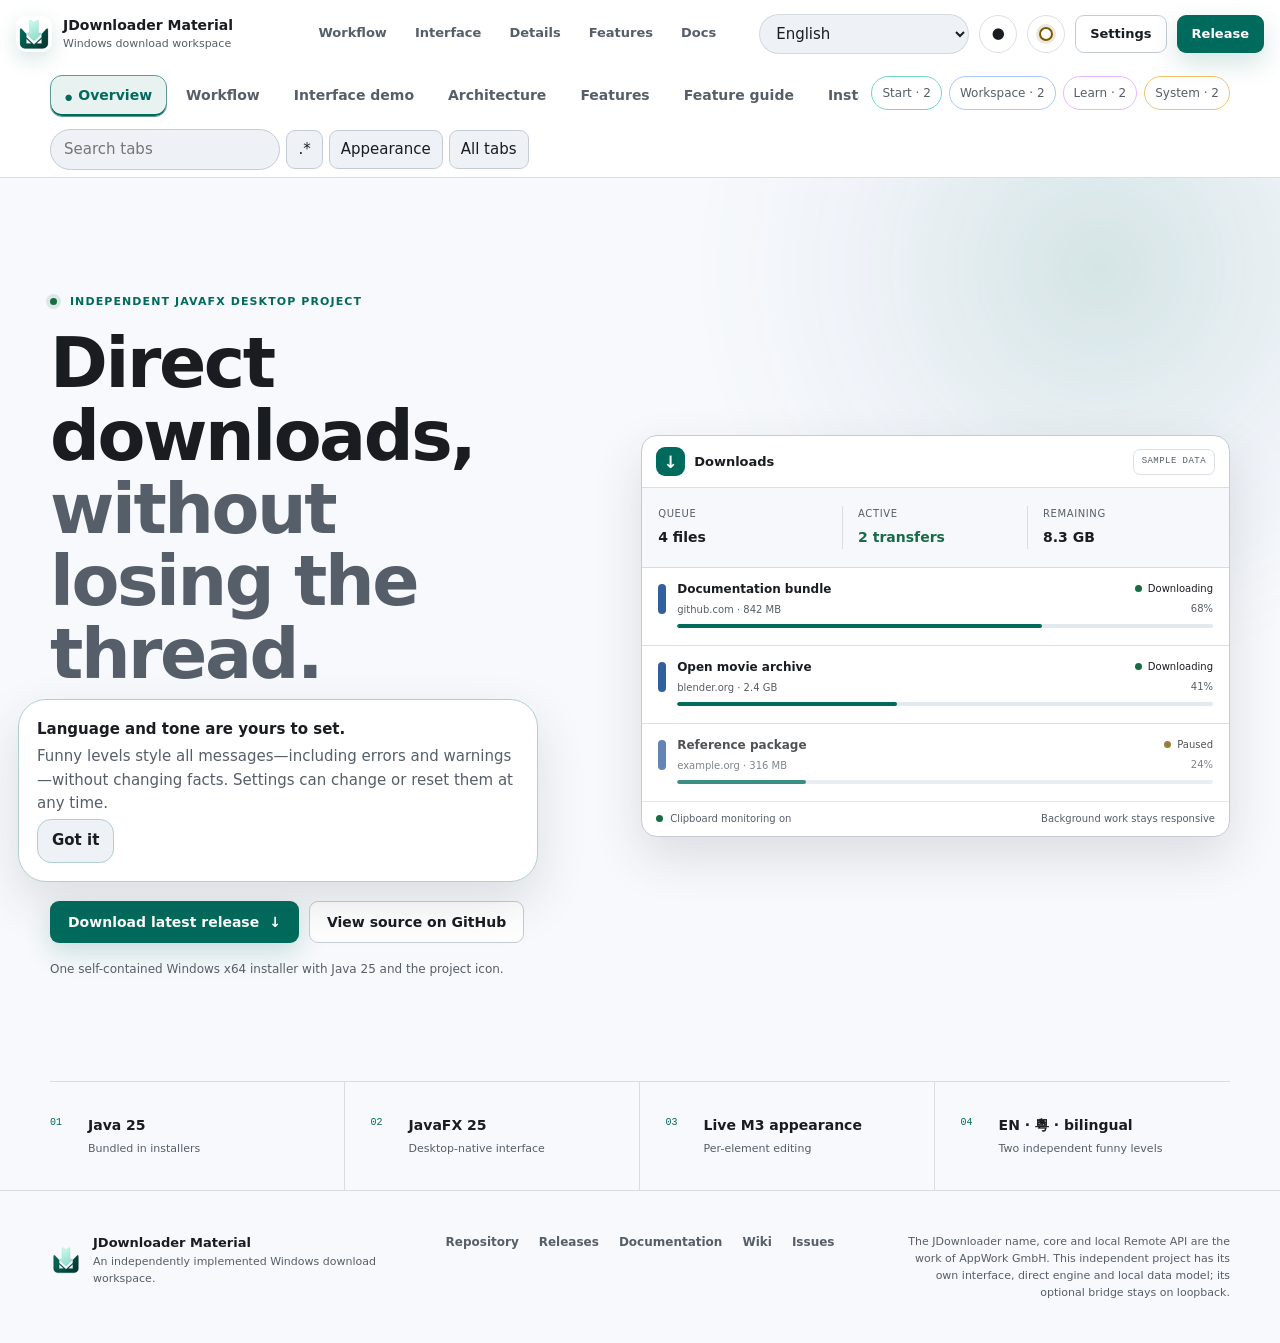
<file: site/index.html>
<!doctype html>
<html lang="en" data-theme="dark">
<head>
  <meta charset="utf-8">
  <meta name="viewport" content="width=device-width, initial-scale=1">
  <meta name="description" content="JDownloader Material is a Windows JavaFX workspace for direct HTTP(S) downloads, browser-style tabs, safe RE2/J search, local history, live Material 3 appearance and an optional installed-JDownloader loopback bridge.">
  <meta name="theme-color" content="#111318">
  <meta property="og:type" content="website">
  <meta property="og:title" content="JDownloader Material">
  <meta property="og:description" content="A tabbed Material 3 Windows workspace for direct downloads and optional strict-loopback control of an installed JDownloader instance.">
  <meta property="og:url" content="https://ding-ding-projects.github.io/jdownloader-material/">
  <meta name="twitter:card" content="summary">
  <link rel="canonical" href="https://ding-ding-projects.github.io/jdownloader-material/">
  <link rel="icon" href="assets/jdownloader-mark.svg" type="image/svg+xml">
  <link rel="stylesheet" href="styles.css">
  <link rel="stylesheet" href="material-system.css">
  <title>JDownloader Material — tabbed Windows download workspace</title>
  <script>
    (() => {
      document.documentElement.classList.add('js');
      const saved = localStorage.getItem('jd-material-site-theme');
      const preferred = matchMedia('(prefers-color-scheme: light)').matches ? 'light' : 'dark';
      document.documentElement.dataset.theme = saved || preferred;
    })();
  </script>
</head>
<body>
  <a class="skip-link" href="#main">Skip to content</a>

  <header class="site-header" data-header>
    <div class="header-inner">
      <a class="site-brand" href="#top" aria-label="JDownloader Material home">
        <img src="assets/jdownloader-mark.svg" width="36" height="36" alt="">
        <span>
          <strong>JDownloader Material</strong>
          <small>Windows download workspace</small>
        </span>
      </a>
      <nav class="header-nav" aria-label="Main navigation">
        <a href="#workflow" data-site-tab-link="workflow">Workflow</a>
        <a href="#interface" data-site-tab-link="interface">Interface</a>
        <a href="#under-the-hood" data-site-tab-link="under-the-hood">Details</a>
        <a href="#contracts" data-site-tab-link="contracts">Features</a>
        <a href="https://github.com/Ding-Ding-Projects/jdownloader-material/tree/main/docs">Docs</a>
      </nav>
      <details class="header-menu">
        <summary aria-label="Open main navigation">Menu</summary>
        <nav aria-label="Main navigation">
          <a href="#workflow" data-site-tab-link="workflow">Workflow</a>
          <a href="#interface" data-site-tab-link="interface">Interface</a>
          <a href="#under-the-hood" data-site-tab-link="under-the-hood">Details</a>
          <a href="#contracts" data-site-tab-link="contracts">Features</a>
          <a href="https://github.com/Ding-Ding-Projects/jdownloader-material/tree/main/docs">Docs</a>
        </nav>
      </details>
      <div class="header-actions">
        <label class="header-language" for="header-language"><span class="visually-hidden">Language mode</span>
          <select id="header-language" data-language-picker aria-label="Language mode">
            <option value="en">English</option>
            <option value="yue" lang="yue">香港粵語</option>
            <option value="both">English · 香港粵語</option>
          </select>
        </label>
        <button class="icon-button" type="button" data-open-notifications aria-label="Open notification history" aria-haspopup="dialog" aria-controls="notification-center">
          <span aria-hidden="true">●</span><span class="notification-count" data-notification-count hidden>0</span>
        </button>
        <button class="icon-button theme-button" type="button" data-theme-toggle aria-label="Switch to light theme" aria-pressed="false">
          <span class="theme-glyph" aria-hidden="true"></span>
        </button>
        <a class="button button-small button-secondary" href="#settings" data-site-tab-link="settings" data-copy-key="settings.open">Settings</a>
        <a class="button button-small button-primary header-release" href="https://github.com/Ding-Ding-Projects/jdownloader-material/releases/latest"><span class="release-label-wide">Get the latest release</span><span class="release-label-compact">Release</span></a>
      </div>
    </div>
  </header>

  <section class="site-tabs-shell" aria-label="Site pages">
    <div class="site-tabbar shell">
      <div class="site-tabstrip" role="tablist" aria-label="JDownloader Material site pages" aria-orientation="horizontal">
        <button id="site-tab-top" type="button" role="tab" aria-controls="top" aria-selected="true" tabindex="0" draggable="true" data-site-tab="top" data-tab-group="start" data-copy-key="tab.overview">Overview</button>
        <button id="site-tab-workflow" type="button" role="tab" aria-controls="workflow" aria-selected="false" tabindex="-1" draggable="true" data-site-tab="workflow" data-tab-group="start" data-copy-key="tab.workflow">Workflow</button>
        <button id="site-tab-interface" type="button" role="tab" aria-controls="interface" aria-selected="false" tabindex="-1" draggable="true" data-site-tab="interface" data-tab-group="workspace" data-copy-key="tab.interface">Interface demo</button>
        <button id="site-tab-under-the-hood" type="button" role="tab" aria-controls="under-the-hood" aria-selected="false" tabindex="-1" draggable="true" data-site-tab="under-the-hood" data-tab-group="workspace" data-copy-key="tab.architecture">Architecture</button>
        <button id="site-tab-contracts" type="button" role="tab" aria-controls="contracts" aria-selected="false" tabindex="-1" draggable="true" data-site-tab="contracts" data-tab-group="learn" data-copy-key="tab.features">Features</button>
        <button id="site-tab-guide" type="button" role="tab" aria-controls="guide" aria-selected="false" tabindex="-1" draggable="true" data-site-tab="guide" data-tab-group="learn" data-copy-key="tab.guide">Feature guide</button>
        <button id="site-tab-download" type="button" role="tab" aria-controls="download" aria-selected="false" tabindex="-1" draggable="true" data-site-tab="download" data-tab-group="system" data-copy-key="tab.install">Install</button>
        <button id="site-tab-settings" type="button" role="tab" aria-controls="settings" aria-selected="false" tabindex="-1" draggable="true" data-site-tab="settings" data-tab-group="system" data-copy-key="tab.settings">Settings</button>
      </div>
      <div class="site-tab-tools">
        <label class="visually-hidden" for="site-tab-search">Search current tab strip</label>
        <input id="site-tab-search" type="search" maxlength="256" autocomplete="off" placeholder="Search tabs" aria-describedby="site-tab-search-status">
        <button class="tab-tool-button" type="button" data-site-tab-regex aria-haspopup="dialog" aria-controls="site-tab-regex-builder" aria-expanded="false" title="Open regex builder">.*</button>
        <button class="tab-tool-button" type="button" data-edit-site-tab aria-label="Edit active tab appearance" aria-haspopup="dialog" aria-controls="site-tab-appearance" aria-expanded="false"><span class="tab-tool-label-wide">Edit tab appearance…</span><span class="tab-tool-label-compact" aria-hidden="true">Appearance</span></button>
        <details class="site-tab-overflow">
          <summary aria-label="Open complete tab list">All tabs</summary>
          <nav aria-label="Complete site tab list">
            <a href="#top" data-site-tab-link="top">Overview</a>
            <a href="#workflow" data-site-tab-link="workflow">Workflow</a>
            <a href="#interface" data-site-tab-link="interface">Interface demo</a>
            <a href="#under-the-hood" data-site-tab-link="under-the-hood">Architecture</a>
            <a href="#contracts" data-site-tab-link="contracts">Features</a>
            <a href="#guide" data-site-tab-link="guide">Feature guide</a>
            <a href="#download" data-site-tab-link="download">Install</a>
            <a href="#settings" data-site-tab-link="settings">Settings</a>
          </nav>
        </details>
        <output id="site-tab-search-status" class="visually-hidden" aria-live="polite">8 tabs</output>
      </div>
    </div>
  </section>

  <div id="site-tab-regex-builder" class="site-tab-popover" role="dialog" aria-modal="false" aria-labelledby="site-tab-regex-title" hidden>
    <div class="popover-heading">
      <div><strong id="site-tab-regex-title">Tab-search regex builder</strong><small>Browser ECMAScript regex · evaluated locally against visible tab labels</small></div>
      <button type="button" data-close-site-popover aria-label="Close regex builder">×</button>
    </div>
    <fieldset>
      <legend>Match mode</legend>
      <label><input type="radio" name="site-tab-search-mode" value="plain" checked> Plain text</label>
      <label><input type="radio" name="site-tab-search-mode" value="regex"> Regular expression</label>
    </fieldset>
    <label for="site-tab-pattern">Synchronized pattern</label>
    <input id="site-tab-pattern" type="text" maxlength="256" autocomplete="off">
    <div class="regex-guides" aria-label="Guided pattern fragments">
      <button type="button" data-regex-guide="literal">Literal</button>
      <button type="button" data-regex-guide="[A-Za-z]">Class</button>
      <button type="button" data-regex-guide="^$">Anchors</button>
      <button type="button" data-regex-guide="()">Group</button>
      <button type="button" data-regex-guide="(?:a|b)">Alternation</button>
      <button type="button" data-regex-guide="{1,3}">Quantifier</button>
    </div>
    <fieldset>
      <legend>Flags</legend>
      <label><input type="checkbox" value="i" data-site-regex-flag checked> Case-insensitive</label>
      <label><input type="checkbox" value="m" data-site-regex-flag> Multiline</label>
      <label><input type="checkbox" value="s" data-site-regex-flag> Dotall</label>
    </fieldset>
    <label for="site-tab-sample">Bounded sample text</label>
    <textarea id="site-tab-sample" maxlength="2048" rows="3" placeholder="Try a label or sample here"></textarea>
    <output id="site-tab-regex-validation" class="popover-status" aria-live="polite">Plain text mode · 6 matching tabs</output>
    <div class="popover-actions">
      <button type="button" data-copy-site-pattern>Copy pattern</button>
      <button type="button" data-close-site-popover>Done</button>
    </div>
  </div>

  <div id="site-tab-appearance" class="site-tab-popover" role="dialog" aria-modal="false" aria-labelledby="site-tab-appearance-title" hidden>
    <div class="popover-heading">
      <div><strong id="site-tab-appearance-title">Edit tab appearance…</strong><small id="site-tab-appearance-target">Overview</small></div>
      <button type="button" data-close-site-popover aria-label="Close appearance editor">×</button>
    </div>
    <div class="appearance-grid">
      <label>Background <input type="color" value="#d1e4e2" data-tab-style="background"></label>
      <label>Text <input type="color" value="#00382f" data-tab-style="color"></label>
      <label>Font
        <select data-tab-style="fontFamily">
          <option value="system-ui, sans-serif">System sans</option>
          <option value="'Segoe UI Variable', 'Segoe UI', sans-serif">Segoe UI</option>
          <option value="Georgia, serif">Serif</option>
          <option value="'Cascadia Mono', Consolas, monospace">Monospace</option>
        </select>
      </label>
      <label>Size <input type="range" min="12" max="22" step="1" value="14" data-tab-style="fontSize"></label>
      <label>Weight <select data-tab-style="fontWeight"><option>400</option><option selected>600</option><option>700</option><option>800</option></select></label>
      <label>Radius <input type="range" min="0" max="24" step="1" value="12" data-tab-style="borderRadius"></label>
    </div>
    <p class="popover-status">Changes apply live to this tab and persist only in this browser. Use Reset to restore Material defaults.</p>
    <div class="popover-actions">
      <button type="button" data-reset-site-tab>Reset tab</button>
      <button type="button" data-close-site-popover>Done</button>
    </div>
  </div>

  <main id="main">
    <section class="hero site-tab-panel" id="top" role="tabpanel" aria-labelledby="site-tab-top" tabindex="0">
      <div class="hero-glow" aria-hidden="true"></div>
      <div class="shell hero-grid">
        <div class="hero-copy reveal">
          <p class="eyebrow"><span class="eyebrow-dot"></span> Independent JavaFX desktop project</p>
          <h1 id="hero-title">Direct downloads,<br><span>without losing the thread.</span></h1>
          <p class="hero-lede">Paste direct HTTP(S) links, inspect them in LinkGrabber, queue transfers, or open stock pages from an installed local JDownloader — all in a tabbed, searchable and deeply customizable Material 3 workspace.</p>
          <div class="hero-actions">
            <a class="button button-primary" href="https://github.com/Ding-Ding-Projects/jdownloader-material/releases/latest">
              Download latest release <span aria-hidden="true">↓</span>
            </a>
            <a class="button button-secondary" href="https://github.com/Ding-Ding-Projects/jdownloader-material">View source on GitHub</a>
          </div>
          <p class="release-note">One self-contained Windows x64 installer with Java 25 and the project icon.</p>
        </div>

        <div class="hero-console reveal" role="region" aria-label="Sample download activity" data-delay="1">
          <div class="console-topline">
            <div class="console-brand"><span class="mini-mark" aria-hidden="true">↓</span> Downloads</div>
            <span class="sample-label">Sample data</span>
          </div>
          <div class="console-summary">
            <div><small>Queue</small><strong>4 files</strong></div>
            <div><small>Active</small><strong class="success-text">2 transfers</strong></div>
            <div><small>Remaining</small><strong>8.3 GB</strong></div>
          </div>
          <div class="console-list">
            <article class="console-row">
              <span class="file-marker" aria-hidden="true"></span>
              <div class="console-file"><strong>Documentation bundle</strong><small>github.com · 842 MB</small></div>
              <div class="console-state"><span><i class="state-dot state-live"></i>Downloading</span><small>68%</small></div>
              <div class="mini-progress" role="progressbar" aria-label="Documentation bundle" aria-valuemin="0" aria-valuemax="100" aria-valuenow="68"><i style="--progress:68%"></i></div>
            </article>
            <article class="console-row">
              <span class="file-marker" aria-hidden="true"></span>
              <div class="console-file"><strong>Open movie archive</strong><small>blender.org · 2.4 GB</small></div>
              <div class="console-state"><span><i class="state-dot state-live"></i>Downloading</span><small>41%</small></div>
              <div class="mini-progress" role="progressbar" aria-label="Open movie archive" aria-valuemin="0" aria-valuemax="100" aria-valuenow="41"><i style="--progress:41%"></i></div>
            </article>
            <article class="console-row muted-row">
              <span class="file-marker" aria-hidden="true"></span>
              <div class="console-file"><strong>Reference package</strong><small>example.org · 316 MB</small></div>
              <div class="console-state"><span><i class="state-dot state-paused"></i>Paused</span><small>24%</small></div>
              <div class="mini-progress" role="progressbar" aria-label="Reference package" aria-valuemin="0" aria-valuemax="100" aria-valuenow="24"><i style="--progress:24%"></i></div>
            </article>
          </div>
          <div class="console-status">
            <span><i class="state-dot state-live"></i> Clipboard monitoring on</span>
            <span class="console-status-right">Background work stays responsive</span>
          </div>
        </div>
      </div>

      <div class="shell fact-strip reveal" data-delay="2" role="list" aria-label="Project technology and language support">
        <div role="listitem"><span class="fact-index">01</span><strong>Java 25</strong><small>Bundled in installers</small></div>
        <div role="listitem"><span class="fact-index">02</span><strong>JavaFX 25</strong><small>Desktop-native interface</small></div>
        <div role="listitem"><span class="fact-index">03</span><strong>Live M3 appearance</strong><small>Per-element editing</small></div>
        <div role="listitem"><span class="fact-index">04</span><strong>EN · <span lang="yue">粵</span> · bilingual</strong><small>Two independent funny levels</small></div>
      </div>
    </section>

    <section class="section workflow-section site-tab-panel" id="workflow" role="tabpanel" aria-labelledby="site-tab-workflow" tabindex="0" hidden>
      <div class="shell section-grid">
        <div class="section-intro reveal">
          <p class="eyebrow">A clear transfer flow</p>
          <h2 id="workflow-title">From copied link to completed file.</h2>
          <p>Every stage has its own place, so a probe, retry, or history write does not interrupt the rest of the workspace.</p>
          <a class="text-link" href="https://github.com/Ding-Ding-Projects/jdownloader-material/blob/main/docs/UI_GUIDE.md">Read the UI guide <span aria-hidden="true">→</span></a>
        </div>
        <ol class="workflow-list reveal" data-delay="1">
          <li>
            <span class="step-number">01</span>
            <div><h3>Paste and inspect</h3><p>LinkGrabber checks direct URLs in the background and keeps filename, host, size, and availability visible.</p></div>
            <span class="step-signal" aria-hidden="true"></span>
          </li>
          <li>
            <span class="step-number">02</span>
            <div><h3>Queue without blocking</h3><p>Start, pause, stop, reorder, and retry while transfer and disk work continue away from the interface thread.</p></div>
            <span class="step-signal" aria-hidden="true"></span>
          </li>
          <li>
            <span class="step-number">03</span>
            <div><h3>Return with context</h3><p>Downloads, LinkGrabber, and non-secret settings keep append-only local Git timelines for undo, redo, and restore.</p></div>
            <span class="step-signal" aria-hidden="true"></span>
          </li>
        </ol>
      </div>
    </section>

    <section class="section interface-section site-tab-panel" id="interface" role="tabpanel" aria-labelledby="site-tab-interface" tabindex="0" hidden>
      <div class="shell">
        <div class="interface-heading reveal">
          <div>
            <p class="eyebrow">Interactive interface preview</p>
            <h2 id="interface-title">Explore the workspace before installing.</h2>
          </div>
          <p>This browser preview uses sample data and does not download files. Try the queue controls, search, filters, History, Settings, theme switch, and Add links drawer.</p>
        </div>

        <div class="preview-switcher reveal" data-demo-switcher role="group" aria-label="Choose a demo screen">
          <button type="button" class="active" data-demo-screen="downloads" aria-pressed="true">Downloads</button>
          <button type="button" data-demo-screen="linkgrabber" aria-pressed="false">LinkGrabber</button>
          <button type="button" data-demo-screen="history" aria-pressed="false">History</button>
          <button type="button" data-demo-screen="settings" aria-pressed="false">Settings</button>
          <button type="button" data-demo-action="add-links">Add links <span aria-hidden="true">＋</span></button>
        </div>

        <div class="demo-frame reveal" data-delay="1">
          <div class="demo-frame-bar" aria-hidden="true">
            <span></span><span></span><span></span>
            <p>JDownloader Material · interactive preview</p>
            <b>Sample data</b>
          </div>
          <iframe id="product-demo" src="demo.html" title="Interactive preview of the JDownloader Material desktop workspace" loading="lazy"></iframe>
          <noscript><p class="noscript">JavaScript is required for the interactive preview. <a href="demo.html">Open the static demo</a>.</p></noscript>
        </div>
        <p class="demo-hint"><span aria-hidden="true">↗</span> <a href="demo.html">Open the preview at full size</a></p>
      </div>
    </section>

    <section class="section details-section site-tab-panel" id="under-the-hood" role="tabpanel" aria-labelledby="site-tab-under-the-hood" tabindex="0" hidden>
      <div class="shell">
        <div class="details-heading reveal">
          <p class="eyebrow">Built around real transfer work</p>
          <h2 id="details-title">A desktop utility with visible state.</h2>
        </div>
        <div class="detail-grid">
          <article class="detail-panel reveal">
            <span class="detail-kicker">Transfer engine</span>
            <h3>Direct HTTP(S), handled in the background.</h3>
            <p>Redirect-aware probing, resumable <code>.part</code> transfers, bounded retry, collision policies, and global or per-host limits.</p>
            <div class="detail-meter" aria-hidden="true"><i></i><i></i><i></i><i></i><i></i><i></i><i></i></div>
          </article>
          <article class="detail-panel reveal" data-delay="1">
            <span class="detail-kicker">Local history</span>
            <h3>Undo without erasing what happened.</h3>
            <p>Undo, redo, and restore append a new local event. The prior timeline remains intact and stays on the device.</p>
            <div class="history-trace" aria-hidden="true"><i></i><i></i><i></i><i></i><i></i></div>
          </article>
          <article class="detail-panel reveal" data-delay="2">
            <span class="detail-kicker">Workspace</span>
            <h3>Tabs that remember their structure.</h3>
            <p>Reorder, pin, group, collapse, search and bulk-close pages. Structural changes append to a private local Git timeline.</p>
            <div class="tab-stack" aria-hidden="true"><i>Pinned</i><i>Grouped</i><i>Overflow</i></div>
          </article>
          <article class="detail-panel reveal">
            <span class="detail-kicker">Safe search</span>
            <h3>Plain text first; bounded RE2/J when asked.</h3>
            <p>Every field owns an anchored builder with flags, guided fragments, validation, sample matches, captures and export.</p>
          </article>
          <article class="detail-panel reveal" data-delay="1">
            <span class="detail-kicker">Appearance</span>
            <h3>Edit the element you are looking at.</h3>
            <p>Global Material 3 controls and stable per-element states cover fonts, translated colors, geometry, spacing, presets and reset.</p>
          </article>
          <article class="detail-panel reveal" data-delay="2">
            <span class="detail-kicker">Local integrations</span>
            <h3>Editors and installed JDownloader, without cloud detours.</h3>
            <p>Structured Windows editor launches and a strict-loopback, bounded, confirmation-gated JDownloader bridge remain optional.</p>
          </article>
        </div>

        <div class="capability-table-wrap reveal">
          <table class="capability-table">
            <caption>Current project capabilities</caption>
            <thead><tr><th scope="col">Area</th><th scope="col">Included</th><th scope="col">Where to learn more</th></tr></thead>
            <tbody>
              <tr><th scope="row">Transfers</th><td>Direct HTTP(S), resume, speed cap, retry, collision handling</td><td><a href="https://github.com/Ding-Ding-Projects/jdownloader-material/blob/main/docs/ENGINE_API.md">Engine API</a></td></tr>
              <tr><th scope="row">Workspace</th><td>Persistent tabs, pinning, groups, four searches and guarded bulk close</td><td><a href="https://github.com/Ding-Ding-Projects/jdownloader-material/blob/main/docs/navigation/README.md">Navigation</a></td></tr>
              <tr><th scope="row">Search</th><td>Plain-first, bounded RE2/J builders across desktop fields</td><td><a href="https://github.com/Ding-Ding-Projects/jdownloader-material/blob/main/docs/search/README.md">Search</a></td></tr>
              <tr><th scope="row">History</th><td>Append-only local timelines for Downloads, LinkGrabber, Settings and workspace</td><td><a href="https://github.com/Ding-Ding-Projects/jdownloader-material/blob/main/docs/HISTORY.md">History</a></td></tr>
              <tr><th scope="row">Appearance</th><td>Live Material 3 global and per-element fonts, colors, states and presets</td><td><a href="https://github.com/Ding-Ding-Projects/jdownloader-material/blob/main/docs/appearance/README.md">Appearance</a></td></tr>
              <tr><th scope="row">Language</th><td>English, Hong Kong Cantonese, bilingual and two independent funny levels</td><td><a href="https://github.com/Ding-Ding-Projects/jdownloader-material/blob/main/docs/experience/language-and-humour.md">Language and voice</a></td></tr>
              <tr><th scope="row">Experience</th><td>Notifications/history, changelog and exactly-once 1% dim sum</td><td><a href="https://github.com/Ding-Ding-Projects/jdownloader-material/blob/main/docs/experience/README.md">Desktop experience</a></td></tr>
              <tr><th scope="row">Integrations</th><td>Windows external editor and installed-JDownloader strict-loopback bridge</td><td><a href="https://github.com/Ding-Ding-Projects/jdownloader-material/blob/main/docs/integrations/README.md">Integrations</a></td></tr>
              <tr><th scope="row">Delivery</th><td>One self-contained Windows x64 EXE plus one local dim-sum photo</td><td><a href="https://github.com/Ding-Ding-Projects/jdownloader-material/releases/latest">Latest release</a></td></tr>
            </tbody>
          </table>
        </div>
      </div>
    </section>

    <section class="section details-section site-tab-panel" id="contracts" role="tabpanel" aria-labelledby="site-tab-contracts" tabindex="0" hidden>
      <div class="shell">
        <div class="details-heading reveal">
          <p class="eyebrow">Factual implementation status</p>
          <h2 id="contracts-title">Feature contracts, without crystal-ball release notes.</h2>
          <p>The desktop implementation is documented here; push, release, Pages and wiki evidence remain separate until GitHub reports it.</p>
        </div>
        <div class="capability-table-wrap reveal">
          <table class="capability-table">
            <caption>Desktop feature-contract categories</caption>
            <thead><tr><th scope="col">Category</th><th scope="col">Current status</th><th scope="col">Documentation</th></tr></thead>
            <tbody>
              <tr><th scope="row">Experience</th><td>Implemented</td><td><a href="https://github.com/Ding-Ding-Projects/jdownloader-material/blob/main/docs/experience/README.md">Language, notifications, changelog, dim sum</a></td></tr>
              <tr><th scope="row">Appearance</th><td>Implemented</td><td><a href="https://github.com/Ding-Ding-Projects/jdownloader-material/blob/main/docs/appearance/README.md">Appearance editor</a></td></tr>
              <tr><th scope="row">Navigation</th><td>Implemented</td><td><a href="https://github.com/Ding-Ding-Projects/jdownloader-material/blob/main/docs/navigation/README.md">Tabs and groups</a></td></tr>
              <tr><th scope="row">Search</th><td>Implemented</td><td><a href="https://github.com/Ding-Ding-Projects/jdownloader-material/blob/main/docs/search/README.md">RE2/J builder</a></td></tr>
              <tr><th scope="row">Data</th><td>Implemented</td><td><a href="https://github.com/Ding-Ding-Projects/jdownloader-material/blob/main/docs/data/README.md">Local histories</a></td></tr>
              <tr><th scope="row">Integrations</th><td>Implemented</td><td><a href="https://github.com/Ding-Ding-Projects/jdownloader-material/blob/main/docs/integrations/README.md">Editor and loopback bridge</a></td></tr>
              <tr><th scope="row">Delivery</th><td>Implemented locally; remote proof pending</td><td><a href="https://github.com/Ding-Ding-Projects/jdownloader-material/blob/main/docs/delivery/README.md">Windows CI and release evidence</a></td></tr>
              <tr><th scope="row">HTTP/API</th><td>Not applicable</td><td><a href="https://github.com/Ding-Ding-Projects/jdownloader-material/blob/main/docs/api/README.md">Postman decision</a></td></tr>
            </tbody>
          </table>
        </div>
      </div>
    </section>

    <section class="section guide-section site-tab-panel" id="guide" role="tabpanel" aria-labelledby="site-tab-guide" tabindex="0" hidden>
      <div class="shell">
        <div class="details-heading reveal">
          <p class="eyebrow" data-copy-key="guide.eyebrow">In-site documentation</p>
          <h2 data-copy-key="guide.title">Every shipped desktop feature, explained here.</h2>
          <p data-copy-key="guide.intro">Search the articles locally. Each contract names behavior, configuration, failure modes, security, verification, and related reading.</p>
        </div>
        <div class="m3-search-surface" data-search-surface data-search-id="guide" data-search-scope="[data-doc-article]">
          <label for="guide-search" data-copy-key="search.guide">Search feature articles</label>
          <div class="m3-search-row"><input id="guide-search" type="search" maxlength="256" autocomplete="off"><button type="button" data-search-builder-button aria-haspopup="dialog" aria-expanded="false" aria-label="Open full regex builder">.*</button></div>
          <output data-search-status aria-live="polite">11 articles</output>
        </div>
        <nav class="article-jump" aria-label="Feature article shortcuts">
          <a href="#article-transfers">Transfers</a><a href="#article-tabs">Tabs</a><a href="#article-search">Search</a><a href="#article-appearance">Appearance</a><a href="#article-language">Language</a><a href="#article-notifications">Notifications</a><a href="#article-dimsum">Dim sum</a><a href="#article-changelog">Changelog</a><a href="#article-history">History</a><a href="#article-integrations">Integrations</a><a href="#article-delivery">Delivery</a>
        </nav>
        <div class="article-grid" data-article-grid>
          <article id="article-transfers" class="feature-article" data-doc-article data-appearance-target="article.transfers">
            <p class="detail-kicker">Transfers</p><h3>Direct HTTP(S) queue</h3>
            <h4>Behavior</h4><p>LinkGrabber probes direct URLs, then the Downloads queue starts, pauses, resumes, reorders and retries transfers away from the JavaFX thread. Partial files use resumable <code>.part</code> state.</p>
            <h4>Configuration</h4><p>Settings cover destination, collision policy, global and per-host concurrency, speed cap, retry policy and clipboard monitoring.</p>
            <h4>Failure modes</h4><p>Timeouts, invalid redirects, range refusal, disk errors and size mismatch become actionable non-blocking notifications; resumability falls back safely when a host cannot continue.</p>
            <h4>Security</h4><p>Only explicit HTTP(S) URLs are fetched. Paths are normalized, retained signed URLs are not shown in diagnostics, and background work never asks for cloud credentials.</p>
            <h4>Verification</h4><p><code>DirectHttpEngineSmoke</code> and <code>DirectHistorySmoke</code> cover transfer, retry, restart and history behavior.</p>
            <p class="related"><strong>Related:</strong> <a href="#article-history">Local history</a> · <a href="#article-notifications">Notifications</a></p>
          </article>
          <article id="article-tabs" class="feature-article" data-doc-article data-appearance-target="article.tabs">
            <p class="detail-kicker">Navigation</p><h3>Persistent browser-style tabs</h3>
            <h4>Behavior</h4><p>Tabs reorder, pin, group, collapse, overflow and restore their full structure. Four independent searches cover the current strip, one group, group names and every tab.</p>
            <h4>Configuration</h4><p>Use Settings › Navigation or a tab context menu. Pinned tabs stay in a protected leading region; groups keep names, colors, order and collapsed state.</p>
            <h4>Failure modes</h4><p>Empty or invalid bulk-close queries never run. Pinned tabs remain excluded until explicitly included, and a preview identifies every affected visible label.</p>
            <h4>Security</h4><p>Search evaluates only local visible labels under bounded inputs. Closing a tab never inspects hidden page content.</p>
            <h4>Verification</h4><p>The site smoke checks roving focus, overflow, independent search state, persistence keys, pin/group controls and previewed inverse bulk close.</p>
            <p class="related"><strong>Related:</strong> <a href="#article-search">Safe search</a> · <a href="#article-appearance">Appearance</a></p>
          </article>
          <article id="article-search" class="feature-article" data-doc-article data-appearance-target="article.search">
            <p class="detail-kicker">Search</p><h3>Plain-first bounded regex builders</h3>
            <h4>Behavior</h4><p>Every search owns an adjacent anchored builder with literals, classes, anchors, groups, alternation, quantifiers, raw pattern, flags, sample text, matches, captures, copy and export.</p>
            <h4>Configuration</h4><p>Plain text is always the default. Regex is an explicit local choice; query, pattern, flags and validation remain synchronized only within the originating field.</p>
            <h4>Failure modes</h4><p>Inputs are capped, zero-width matches advance safely, invalid expressions remain visible, and patterns with common nested-quantifier hazards are refused before evaluation.</p>
            <h4>Security</h4><p>Patterns and samples never leave the browser or enter analytics. The site has no outbound search endpoint.</p>
            <h4>Verification</h4><p>Static and browser checks cover valid, invalid, Unicode, multiline, zero-width, captures, no-match and adversarial cases.</p>
            <p class="related"><strong>Related:</strong> <a href="#article-tabs">Tabs</a> · <a href="#article-changelog">Changelog</a></p>
          </article>
          <article id="article-appearance" class="feature-article" data-doc-article data-appearance-target="article.appearance">
            <p class="detail-kicker">Material 3</p><h3>Per-element appearance system</h3>
            <h4>Behavior</h4><p>Right-click an element or press <kbd>Shift</kbd>+<kbd>F10</kbd> to open its anchored non-modal editor. Global tokens and per-state overrides apply live, including to the editor itself.</p>
            <h4>Configuration</h4><p>Font family, axes, size, weight, decoration, spacing, effects, direction and alignment sit beside continuous color controls and translated color-space values. Presets export and import as JSON.</p>
            <h4>Failure modes</h4><p>Unsupported browser font axes remain visible with a capability explanation. Invalid colors are preserved in the entry field and never silently replace the saved value.</p>
            <h4>Security</h4><p>Profiles stay in local storage unless the visitor explicitly downloads or imports a file. Imports are size-, schema- and value-checked.</p>
            <h4>Verification</h4><p>The smoke contract asserts deep controls, self-theming targets, profile round-trip hooks, reset paths, contrast output and every required translated color space.</p>
            <p class="related"><strong>Related:</strong> <a href="#article-language">Language</a> · <a href="#article-tabs">Tabs</a></p>
          </article>
          <article id="article-language" class="feature-article" data-doc-article data-appearance-target="article.language">
            <p class="detail-kicker">Language and voice</p><h3>English, Hong Kong Cantonese and bilingual</h3>
            <h4>Behavior</h4><p>Language mode persists. Bilingual mode keeps English primary and adds compact Cantonese. Independent 1–5 funny levels style English and Cantonese copy without changing facts.</p>
            <h4>Configuration</h4><p>The header and Settings share one language value. Two sliders are independent and resettable; the disclosure states that the tone also affects errors and warnings.</p>
            <h4>Failure modes</h4><p>A missing translation falls back to English while preserving the action, affected item and recovery path. Long bilingual labels wrap instead of clipping.</p>
            <h4>Security</h4><p>Tone never removes security facts or makes destructive effects ambiguous. Humor targets code absurdity, never the visitor or their data.</p>
            <h4>Verification</h4><p>Browser checks switch all three modes, all five levels, narrow widths and persisted restart state.</p>
            <p class="related"><strong>Related:</strong> <a href="#article-notifications">Notifications</a> · <a href="#article-dimsum">Dim sum</a></p>
          </article>
          <article id="article-notifications" class="feature-article" data-doc-article data-appearance-target="article.notifications">
            <p class="detail-kicker">Feedback</p><h3>Corner notifications and reviewable history</h3>
            <h4>Behavior</h4><p>Information and success messages auto-dismiss in the bottom-right stack. Warnings and errors persist until dismissed. Every item remains in a bounded searchable history.</p>
            <h4>Configuration</h4><p>Settings control quiet mode. Actions can retry, undo, open or show details without turning an informational event into a blocking modal.</p>
            <h4>Failure modes</h4><p>When storage is unavailable the live stack still works and reports that history could not persist.</p>
            <h4>Security</h4><p>History is local, bounded and sanitized; it never stores credentials, signed URLs or imported profile content.</p>
            <h4>Verification</h4><p>Checks cover stacking, live announcements, timeout policy, dismiss targets, history bounds and independent safe search.</p>
            <p class="related"><strong>Related:</strong> <a href="#article-search">Search</a> · <a href="#article-language">Language</a></p>
          </article>
          <article id="article-dimsum" class="feature-article" data-doc-article data-appearance-target="article.dimsum">
            <p class="detail-kicker">Startup delight</p><h3>Exactly one-percent dim-sum surprise</h3>
            <h4>Behavior</h4><p>After first run, an eligible launch draws fresh cryptographic randomness once. A winning 1-in-100 draw shows one bilingual dish card without focus theft or startup delay.</p>
            <h4>Configuration</h4><p>The surprise can be disabled persistently. Language and funny levels style its surrounding copy while the factual dish names and alt text stay unchanged.</p>
            <h4>Failure modes</h4><p>It never appears on first run, during an error/update/mid-task marker, twice in one session, with reduced-motion animation, or after opt-out.</p>
            <h4>Security</h4><p>Four catalogued photos are bundled below <code>site/assets/dimsum</code>; there is no request, tracker or third-party CDN.</p>
            <h4>Verification</h4><p>The smoke checks catalog/image presence, eligibility gates, a single guarded random draw and the 1-of-100 comparison.</p>
            <p class="related"><strong>Related:</strong> <a href="#article-language">Language</a> · <a href="#article-notifications">Notifications</a></p>
          </article>
          <article id="article-changelog" class="feature-article" data-doc-article data-appearance-target="article.changelog">
            <p class="detail-kicker">Release history</p><h3>Factual all-version changelog</h3>
            <h4>Behavior</h4><p>The desktop viewer composes text search with typed or calendar date ranges and exports the exact filtered Markdown view.</p>
            <h4>Configuration</h4><p>Locale dates and ISO dates are accepted. Presets cover recent ranges; invalid partial input remains editable with inline feedback.</p>
            <h4>Failure modes</h4><p>Missing historical notes are stated as missing; no entry, date or fix is invented.</p>
            <h4>Security</h4><p>Filtering is local and exports only the visible public changelog records.</p>
            <h4>Verification</h4><p>Desktop completeness checks cover composed filters, no-match state, copy and range-labelled export.</p>
            <p class="related"><strong>Related:</strong> <a href="#article-delivery">Delivery</a> · <a href="#article-search">Search</a></p>
          </article>
          <article id="article-history" class="feature-article" data-doc-article data-appearance-target="article.history">
            <p class="detail-kicker">Data</p><h3>Append-only local Git history</h3>
            <h4>Behavior</h4><p>Downloads, LinkGrabber, workspace structure and non-secret settings snapshot meaningful changes in an isolated application-data repository.</p>
            <h4>Configuration</h4><p>History supports labels, retention, pruning and export. It never places a <code>.git</code> directory inside a visitor-owned download folder.</p>
            <h4>Failure modes</h4><p>An unchanged state creates no revision. A history-write failure is reported but never blocks the operation the visitor requested.</p>
            <h4>Security</h4><p>History stays local; encrypted records remain ciphertext and stable identifiers preserve authenticated-encryption bindings across restore.</p>
            <h4>Verification</h4><p>JGit and direct-history smokes prove restore-as-new-revision, redo, no-op suppression and isolated paths.</p>
            <p class="related"><strong>Related:</strong> <a href="#article-transfers">Transfers</a> · <a href="#article-appearance">Appearance</a></p>
          </article>
          <article id="article-integrations" class="feature-article" data-doc-article data-appearance-target="article.integrations">
            <p class="detail-kicker">Integrations</p><h3>External editors and installed JDownloader</h3>
            <h4>Behavior</h4><p>Windows editor launch uses structured process arguments. The optional JDownloader bridge exposes typed local Remote API operations without My.JDownloader cloud.</p>
            <h4>Configuration</h4><p>Editor choice persists. Bridge URLs accept only strict loopback HTTP(S), with bounded requests, responses and timeouts.</p>
            <h4>Failure modes</h4><p>Missing editors and stopped JDownloader instances become non-blocking actionable errors. Redirects are never followed and destructive requests require one-use confirmation.</p>
            <h4>Security</h4><p>Credentials, fragments, traversal and non-loopback authorities are rejected. Diagnostic strings omit bodies and secret parameters.</p>
            <h4>Verification</h4><p>Loopback-only server tests cover route encoding, cancellation, bounds, redirects, confirmation tokens and secret-safe diagnostics.</p>
            <p class="related"><strong>Related:</strong> <a href="#article-notifications">Notifications</a> · <a href="#article-transfers">Transfers</a></p>
          </article>
          <article id="article-delivery" class="feature-article" data-doc-article data-appearance-target="article.delivery">
            <p class="detail-kicker">Delivery</p><h3>Test-gated Windows release</h3>
            <h4>Behavior</h4><p>Every branch push and manual dispatch runs desktop smoke checks before a Windows hosted runner builds one self-contained x64 EXE.</p>
            <h4>Configuration</h4><p>Unique monotonic tags use workflow run and attempt numbers. A deterministic catalog entry supplies one bundled dim-sum photo and bilingual code name.</p>
            <h4>Failure modes</h4><p>A failed check publishes no release. Later failure removes only the incomplete draft; unexpected assets, sizes or upload states refuse publication.</p>
            <h4>Security</h4><p>Hosted runners are disposable, pull requests do not run the release path, tokens stay in <code>GH_TOKEN</code>, and tag events cannot create an automation loop.</p>
            <h4>Verification</h4><p>A qualifying published release must be non-draft and contain exactly the EXE plus one decodable bundled image.</p>
            <p class="related"><strong>Related:</strong> <a href="#article-changelog">Changelog</a> · <a href="#article-dimsum">Dim sum</a></p>
          </article>
        </div>
      </div>
    </section>

    <section class="section settings-section site-tab-panel" id="settings" role="tabpanel" aria-labelledby="site-tab-settings" tabindex="0" hidden>
      <div class="shell">
        <div class="details-heading reveal"><p class="eyebrow" data-copy-key="settings.eyebrow">Local preferences</p><h2 data-copy-key="settings.title">Settings that apply live and stay on this device.</h2><p data-copy-key="settings.disclosure">Funny levels style every message, including errors and warnings; facts and choices never change. Reset either language at any time.</p></div>
        <div class="settings-layout">
          <div class="settings-tabs" role="tablist" aria-label="Settings pages">
            <button id="settings-tab-general" type="button" role="tab" aria-selected="true" aria-controls="settings-general" tabindex="0" data-settings-tab="general">General</button>
            <button id="settings-tab-appearance" type="button" role="tab" aria-selected="false" aria-controls="settings-appearance-panel" tabindex="-1" data-settings-tab="appearance">Appearance</button>
            <button id="settings-tab-navigation" type="button" role="tab" aria-selected="false" aria-controls="settings-navigation" tabindex="-1" data-settings-tab="navigation">Tabs &amp; groups</button>
          </div>

          <section id="settings-general" class="settings-panel" role="tabpanel" aria-labelledby="settings-tab-general" data-settings-panel="general">
            <div class="m3-search-surface" data-search-surface data-search-id="settings-general" data-search-scope="#settings-general [data-setting-row]">
              <label for="settings-general-search">Search General settings</label><div class="m3-search-row"><input id="settings-general-search" type="search" maxlength="256"><button type="button" data-search-builder-button aria-label="Open full regex builder">.*</button></div><output data-search-status aria-live="polite"></output>
            </div>
            <div class="setting-card" data-setting-row data-appearance-target="settings.language"><div><strong>Language mode</strong><small>English, playful Hong Kong Cantonese, or compact bilingual copy.</small></div><select data-language-picker><option value="en">English</option><option value="yue" lang="yue">香港粵語</option><option value="both">English · 香港粵語</option></select></div>
            <div class="setting-card" data-setting-row data-appearance-target="settings.funny-en"><div><strong>English funny level</strong><small><output data-funny-en-output>1</output> of 5 · voice changes, facts do not.</small></div><input type="range" min="1" max="5" value="1" data-funny-en aria-label="English funny level"></div>
            <div class="setting-card" data-setting-row data-appearance-target="settings.funny-yue"><div><strong lang="yue">粵語搞笑程度</strong><small><output data-funny-yue-output>1</output> / 5 · 只轉語氣，唔會改事實。</small></div><input type="range" min="1" max="5" value="1" data-funny-yue aria-label="Cantonese funny level"></div>
            <div class="setting-card" data-setting-row data-appearance-target="settings.theme"><div><strong>Theme</strong><small>Material color roles update without reload.</small></div><select data-theme-picker><option value="dark">Dark</option><option value="light">Light</option></select></div>
            <div class="setting-card" data-setting-row data-appearance-target="settings.density"><div><strong>Density</strong><small>Comfortable, compact or spacious sizing.</small></div><select data-density-picker><option value="comfortable">Comfortable</option><option value="compact">Compact</option><option value="spacious">Spacious</option></select></div>
            <div class="setting-card" data-setting-row data-appearance-target="settings.accent"><div><strong>Accent seed</strong><small>Continuous color input with live Material role generation.</small></div><input type="color" value="#73d7c2" data-accent-picker aria-label="Accent seed color"></div>
            <div class="setting-card" data-setting-row data-appearance-target="settings.dimsum"><div><strong>Dim-sum startup surprise</strong><small>Eligible launches use a fresh exact 1% draw; off is honored absolutely.</small></div><label class="switch"><input type="checkbox" data-dimsum-enabled checked><span>Enabled</span></label></div>
            <div class="setting-card" data-setting-row data-appearance-target="settings.quiet"><div><strong>Quiet mode</strong><small>Suppresses optional sound and dim-sum motion; errors remain visible.</small></div><label class="switch"><input type="checkbox" data-quiet-mode><span>Quiet</span></label></div>
            <div class="settings-actions"><button type="button" data-reset-voice>Reset language and funny levels</button><button type="button" data-test-notification>Send sample notification</button></div>
          </section>

          <section id="settings-appearance-panel" class="settings-panel" role="tabpanel" aria-labelledby="settings-tab-appearance" data-settings-panel="appearance" hidden>
            <div class="m3-search-surface" data-search-surface data-search-id="settings-appearance" data-search-scope="#settings-appearance-panel [data-setting-row]">
              <label for="settings-appearance-search">Search Appearance settings</label><div class="m3-search-row"><input id="settings-appearance-search" type="search" maxlength="256"><button type="button" data-search-builder-button aria-label="Open full regex builder">.*</button></div><output data-search-status aria-live="polite"></output>
            </div>
            <div class="setting-card" data-setting-row data-appearance-target="settings.element-editor"><div><strong>Edit the element in front of you</strong><small>Right-click any marked surface, press <kbd>Shift</kbd>+<kbd>F10</kbd>, or use the keyboard button.</small></div><button type="button" data-open-global-appearance>Edit page appearance…</button></div>
            <div class="setting-card" data-setting-row data-appearance-target="settings.presets"><div><strong>Named presets</strong><small>Material Teal, High Contrast and Quiet Paper are included; user profiles persist.</small></div><select data-profile-preset><option value="material-teal">Material Teal</option><option value="high-contrast">High Contrast</option><option value="quiet-paper">Quiet Paper</option></select></div>
            <div class="setting-card" data-setting-row data-appearance-target="settings.profile-io"><div><strong>Profile portability</strong><small>Export/import a bounded JSON file; unsupported values are retained with a capability note.</small></div><div class="inline-actions"><button type="button" data-export-profile>Export</button><label class="button-like">Import<input type="file" accept="application/json,.json" data-import-profile></label></div></div>
            <div class="setting-card" data-setting-row data-appearance-target="settings.reset"><div><strong>Reset appearance</strong><small>Per-element reset is in the editor. Global reset asks before clearing every local override.</small></div><button type="button" data-reset-all-appearance>Reset all…</button></div>
          </section>

          <section id="settings-navigation" class="settings-panel" role="tabpanel" aria-labelledby="settings-tab-navigation" data-settings-panel="navigation" hidden>
            <div class="m3-search-surface" data-search-surface data-search-id="settings-navigation" data-search-scope="#settings-navigation [data-setting-row]">
              <label for="settings-navigation-search">Search Tabs &amp; groups settings</label><div class="m3-search-row"><input id="settings-navigation-search" type="search" maxlength="256"><button type="button" data-search-builder-button aria-label="Open full regex builder">.*</button></div><output data-search-status aria-live="polite"></output>
            </div>
            <div class="tab-manager" data-setting-row data-appearance-target="settings.tab-manager">
              <div class="tab-manager-heading"><div><strong>Tab manager</strong><small>Results state group, pinned state and panel. Activate or manage without losing the query.</small></div><button type="button" data-restore-tabs>Restore closed tabs</button></div>
              <div class="tab-search-grid">
                <div class="m3-search-surface" data-search-surface data-search-id="group-tabs" data-search-scope="tab-model"><label for="group-tab-search">Search inside one group</label><select data-group-scope aria-label="Group scope"></select><div class="m3-search-row"><input id="group-tab-search" type="search" maxlength="256"><button type="button" data-search-builder-button aria-label="Open group-tab regex builder">.*</button></div><output data-search-status aria-live="polite"></output></div>
                <div class="m3-search-surface" data-search-surface data-search-id="group-names" data-search-scope="group-model"><label for="group-name-search">Search tab groups</label><div class="m3-search-row"><input id="group-name-search" type="search" maxlength="256"><button type="button" data-search-builder-button aria-label="Open group-name regex builder">.*</button></div><output data-search-status aria-live="polite"></output></div>
                <div class="m3-search-surface" data-search-surface data-search-id="master-tabs" data-search-scope="tab-model"><label for="master-tab-search">Master tab search</label><div class="m3-search-row"><input id="master-tab-search" type="search" maxlength="256"><button type="button" data-search-builder-button aria-label="Open master-tab regex builder">.*</button></div><output data-search-status aria-live="polite"></output></div>
              </div>
              <ul class="tab-search-results" data-tab-search-results aria-label="Tab search results"></ul>
              <div class="group-editor" data-group-editor><h3>Groups</h3><div data-group-list></div><div class="inline-actions"><input type="text" maxlength="40" data-new-group-name placeholder="New group name" aria-label="New group name"><button type="button" data-add-group>Add group</button></div></div>
              <div class="bulk-close-grid">
                <div class="m3-search-surface" data-search-surface data-search-id="close-containing" data-search-scope="tab-model"><label for="close-containing">Close tabs containing text</label><div class="m3-search-row"><input id="close-containing" type="search" maxlength="256"><button type="button" data-search-builder-button aria-label="Open containing regex builder">.*</button></div><label>Scope <select data-bulk-scope="containing"><option value="all">All groups</option><option value="current">Selected group only</option></select></label><label><input type="checkbox" data-include-pinned="containing"> Include pinned after preview</label><button type="button" data-preview-bulk-close="containing">Preview containing…</button><output data-search-status aria-live="polite"></output></div>
                <div class="m3-search-surface" data-search-surface data-search-id="close-not-containing" data-search-scope="tab-model"><label for="close-not-containing">Close tabs not containing text</label><div class="m3-search-row"><input id="close-not-containing" type="search" maxlength="256"><button type="button" data-search-builder-button aria-label="Open inverse regex builder">.*</button></div><label>Scope <select data-bulk-scope="not-containing"><option value="all">All groups</option><option value="current">Selected group only</option></select></label><label><input type="checkbox" data-include-pinned="not-containing"> Include pinned after preview</label><button type="button" data-preview-bulk-close="not-containing">Preview inverse…</button><output data-search-status aria-live="polite"></output></div>
              </div>
            </div>
          </section>
        </div>
      </div>
    </section>

    <section class="download-section site-tab-panel" id="download" role="tabpanel" aria-labelledby="site-tab-download" tabindex="0" hidden>
      <div class="shell download-inner reveal">
        <div>
          <p class="eyebrow">Ready when you are</p>
          <h2 id="download-title">Install the Windows desktop app.</h2>
          <p>The release bundles Java 25, so a separate Java or Maven installation is not required.</p>
        </div>
        <div class="download-actions">
          <a class="button button-primary" href="https://github.com/Ding-Ding-Projects/jdownloader-material/releases/latest">View latest release <span aria-hidden="true">→</span></a>
          <span>Windows x64 · Java 25 included</span>
        </div>
      </div>
    </section>
  </main>

  <aside id="notification-center" class="m3-side-sheet" role="dialog" aria-modal="false" aria-labelledby="notification-center-title" hidden data-appearance-target="chrome.notification-center">
    <div class="sheet-heading"><div><p class="detail-kicker">Reviewable local history</p><h2 id="notification-center-title">Notifications</h2></div><button type="button" data-close-notifications aria-label="Close notification history">×</button></div>
    <div class="m3-search-surface" data-search-surface data-search-id="notifications" data-search-scope="notification-model"><label for="notification-search">Search notification history</label><div class="m3-search-row"><input id="notification-search" type="search" maxlength="256"><button type="button" data-search-builder-button aria-label="Open notification regex builder">.*</button></div><output data-search-status aria-live="polite"></output></div>
    <div class="notification-history" data-notification-history></div>
    <div class="sheet-actions"><button type="button" data-clear-notifications>Clear local history</button><button type="button" data-close-notifications>Done</button></div>
  </aside>

  <aside id="m3-appearance-editor" class="m3-side-sheet appearance-workbench" role="dialog" aria-modal="false" aria-labelledby="appearance-workbench-title" hidden data-appearance-target="chrome.appearance-editor">
    <div class="sheet-heading"><div><p class="detail-kicker">Anchored element editor</p><h2 id="appearance-workbench-title">Edit appearance…</h2><small data-appearance-target-label>Page</small></div><button type="button" data-close-appearance aria-label="Close appearance editor">×</button></div>
    <div class="m3-search-surface" data-search-surface data-search-id="appearance-editor" data-search-scope="#m3-appearance-editor [data-editor-control]"><label for="appearance-editor-search">Search this editor</label><div class="m3-search-row"><input id="appearance-editor-search" type="search" maxlength="256"><button type="button" data-search-builder-button aria-label="Open editor regex builder">.*</button></div><output data-search-status aria-live="polite"></output></div>
    <div class="editor-scroll">
      <fieldset class="editor-section" data-editor-control data-appearance-target="chrome.font-picker"><legend>Font picker · Word-depth typography</legend>
        <div class="m3-search-surface compact-search" data-search-surface data-search-id="font-picker" data-search-scope="#font-family-options option"><label for="font-picker-search">Search installed and bundled font choices</label><div class="m3-search-row"><input id="font-picker-search" type="search" maxlength="128"><button type="button" data-search-builder-button aria-label="Open font regex builder">.*</button></div><output data-search-status aria-live="polite"></output></div>
        <label>Family <input type="text" list="font-family-options" value="system-ui" data-style-property="fontFamily"></label>
        <datalist id="font-family-options"><option value="system-ui"><option value="Segoe UI Variable"><option value="Segoe UI"><option value="Arial"><option value="Calibri"><option value="Cambria"><option value="Georgia"><option value="Cascadia Mono"><option value="Consolas"><option value="Noto Sans CJK HK"><option value="Microsoft JhengHei UI"></datalist>
        <p class="capability-note">Browsers do not expose an enumerable installed-font list. Free entry accepts any local family; listed names are probed at render time and keep CJK-safe fallbacks.</p>
        <div class="control-grid three"><label>Size <input type="number" min="8" max="96" step="0.5" value="16" data-style-property="fontSize"></label><label>Stepped size <input type="range" min="8" max="48" step="1" value="16" data-style-property="fontSizeRange"></label><label>Weight <select data-style-property="fontWeight"><option>100</option><option>300</option><option selected>400</option><option>500</option><option>600</option><option>700</option><option>900</option></select></label></div>
        <div class="control-grid three"><label>Style <select data-style-property="fontStyle"><option>normal</option><option>italic</option><option>oblique</option></select></label><label>Variable axes <input type="text" maxlength="120" placeholder="'wght' 650, 'wdth' 95" data-style-property="fontVariationSettings"></label><label>Capitalization <select data-style-property="textTransform"><option value="none">Normal</option><option value="uppercase">UPPERCASE</option><option value="lowercase">lowercase</option><option value="capitalize">Title Case</option></select></label></div>
        <div class="control-grid three"><label>Underline <select data-style-property="underline"><option value="none">None</option><option value="solid">Single</option><option value="double">Double</option><option value="dotted">Dotted</option><option value="wavy">Wavy</option></select></label><label>Underline color <input type="color" value="#73d7c2" data-style-property="decorationColor"></label><label>Strike <select data-style-property="strike"><option value="none">None</option><option value="single">Single</option><option value="double">Double</option></select></label></div>
        <div class="control-grid four"><label><input type="checkbox" data-style-property="overline"> Overline</label><label><input type="checkbox" data-style-property="smallCaps"> Small caps</label><label><input type="checkbox" data-style-property="superscript"> Superscript</label><label><input type="checkbox" data-style-property="subscript"> Subscript</label></div>
        <div class="control-grid four"><label>Letter spacing <input type="number" min="-3" max="20" step="0.1" value="0" data-style-property="letterSpacing"></label><label>Word spacing <input type="number" min="-3" max="40" step="0.1" value="0" data-style-property="wordSpacing"></label><label>Line height <input type="number" min="0.8" max="3" step="0.05" value="1.5" data-style-property="lineHeight"></label><label>Baseline <input type="number" min="-20" max="20" step="0.5" value="0" data-style-property="baselineOffset"></label></div>
        <div class="control-grid three"><label>Direction <select data-style-property="direction"><option value="inherit">Inherit</option><option value="ltr">Left to right</option><option value="rtl">Right to left</option></select></label><label>Alignment <select data-style-property="textAlign"><option>start</option><option>center</option><option>end</option><option>justify</option></select></label><label>Live sample <input class="font-live-sample" type="text" value="JDownloader Material · 點心好嘢" aria-label="Typography live sample"></label></div>
      </fieldset>

      <fieldset class="editor-section infinite-color-picker" data-editor-control data-appearance-target="chrome.color-picker"><legend>Infinite color picker and translator</legend>
        <div class="m3-search-surface compact-search" data-search-surface data-search-id="color-picker" data-search-scope="#m3-appearance-editor [data-color-space-row]"><label for="color-picker-search">Search color spaces and values</label><div class="m3-search-row"><input id="color-picker-search" type="search" maxlength="128"><button type="button" data-search-builder-button aria-label="Open color regex builder">.*</button></div><output data-search-status aria-live="polite"></output></div>
        <div class="spectrum-field" data-color-field tabindex="0" role="slider" aria-label="Saturation and value field" aria-valuetext="Saturation 72%, value 84%"><span></span></div>
        <label>Hue <input type="range" min="0" max="360" value="168" data-color-hue></label><label>Alpha <input type="range" min="0" max="100" value="100" data-color-alpha></label>
        <div class="color-entry"><input type="color" value="#73d7c2" data-color-native aria-label="Native color chooser"><label>Any supported representation <input type="text" value="#73d7c2" maxlength="160" data-color-entry></label><button type="button" data-apply-color>Apply</button></div>
        <output class="color-validation" data-color-validation aria-live="polite">sRGB · in gamut</output>
        <div class="color-preview-row"><span data-color-preview aria-label="Current color preview"></span><output data-color-contrast>Contrast is being calculated.</output></div>
        <table class="color-translations"><caption>Bidirectional color translations</caption><tbody data-color-translations></tbody></table>
      </fieldset>

      <fieldset class="editor-section" data-editor-control><legend>Surface, effects, shape and spacing</legend>
        <div class="control-grid four"><label>Text <input type="color" value="#e1e3e8" data-style-property="color"></label><label>Highlight <input type="color" value="#1f3532" data-style-property="backgroundColor"></label><label>Border <input type="color" value="#8ea5a0" data-style-property="borderColor"></label><label>Border width <input type="number" min="0" max="12" step="1" value="0" data-style-property="borderWidth"></label></div>
        <div class="control-grid four"><label>Radius <input type="number" min="0" max="64" step="1" value="12" data-style-property="borderRadius"></label><label>Padding <input type="number" min="0" max="64" step="1" value="0" data-style-property="padding"></label><label>Outline <input type="number" min="0" max="12" value="0" data-style-property="outlineWidth"></label><label>Glow <input type="number" min="0" max="40" value="0" data-style-property="glow"></label></div>
        <div class="control-grid three"><label>Shadow X <input type="number" min="-30" max="30" value="0" data-style-property="shadowX"></label><label>Shadow Y <input type="number" min="-30" max="30" value="4" data-style-property="shadowY"></label><label>Shadow blur <input type="number" min="0" max="60" value="12" data-style-property="shadowBlur"></label></div>
        <label>Interaction state <select data-appearance-state><option value="normal">Normal</option><option value="hover">Hover</option><option value="focus">Focus</option><option value="active">Active</option><option value="disabled">Disabled</option></select></label>
      </fieldset>
    </div>
    <div class="sheet-actions"><label>Property <select data-reset-property aria-label="Appearance property to reset"></select></label><button type="button" data-reset-appearance-property>Reset property</button><button type="button" data-reset-appearance-target>Reset element</button><button type="button" data-save-appearance-preset>Save preset…</button><button type="button" data-close-appearance>Done</button></div>
  </aside>

  <div id="m3-context-menu" class="m3-context-menu" role="menu" hidden><button type="button" role="menuitem" data-context-edit>Edit appearance…</button><button type="button" role="menuitem" data-context-pin>Pin / unpin tab</button><button type="button" role="menuitem" data-context-move>Move tab to group…</button></div>

  <dialog id="bulk-close-dialog" class="m3-decision-dialog" aria-labelledby="bulk-close-title"><form method="dialog"><h2 id="bulk-close-title">Review tabs before closing</h2><p data-bulk-close-summary></p><ul data-bulk-close-preview></ul><p class="dialog-warning">Pinned tabs are excluded unless the preview explicitly includes them. Closing never bypasses an unsaved-work prompt.</p><div class="dialog-actions"><button value="cancel">Cancel</button><button value="confirm" data-confirm-bulk-close>Close listed tabs</button></div></form></dialog>
  <dialog id="reset-appearance-dialog" class="m3-decision-dialog" aria-labelledby="reset-appearance-title"><form method="dialog"><h2 id="reset-appearance-title">Reset every appearance override?</h2><p>This removes the local page profile, per-element styles and user presets. The built-in presets remain available.</p><div class="dialog-actions"><button value="cancel">Cancel</button><button value="confirm" data-confirm-reset-appearance>Reset all</button></div></form></dialog>

  <aside id="first-run-disclosure" class="first-run-card" role="status" aria-live="polite" hidden data-appearance-target="chrome.first-run"><strong>Language and tone are yours to set.</strong><p>Funny levels style all messages—including errors and warnings—without changing facts. Settings can change or reset them at any time.</p><button type="button" data-dismiss-first-run>Got it</button></aside>
  <aside id="dim-sum-surprise" class="dim-sum-card" role="status" aria-live="polite" hidden data-appearance-target="chrome.dimsum"><img data-dimsum-image src="assets/dimsum/har-gow.png" width="160" height="160" alt="Shrimp dumpling in a bamboo steamer"><div><p class="detail-kicker">One-percent steam-basket hello</p><strong data-dimsum-name>Shrimp dumpling · 蝦餃</strong><p data-dimsum-copy>A tiny local treat; no network fetch joined the table.</p></div><button type="button" data-dismiss-dimsum aria-label="Dismiss dim-sum surprise">×</button></aside>
  <div id="toast-region" class="toast-region" aria-label="Notifications" aria-live="polite" aria-relevant="additions" data-appearance-target="chrome.toasts"></div>

  <template id="safe-search-builder-template">
    <div class="m3-regex-builder" role="dialog" aria-modal="false" hidden>
      <div class="popover-heading"><div><strong data-builder-title>Full regex builder</strong><small>Browser ECMAScript · bounded local evaluation</small></div><button type="button" data-builder-close aria-label="Close regex builder">×</button></div>
      <fieldset><legend>Match mode</legend><label><input type="radio" data-builder-mode value="plain" checked> Plain text</label><label><input type="radio" data-builder-mode value="regex"> Regular expression</label></fieldset>
      <label>Raw synchronized pattern <input type="text" maxlength="256" data-builder-pattern></label>
      <div class="regex-guides" aria-label="Guided construction"><button type="button" data-builder-guide="literal">Literal</button><button type="button" data-builder-guide="[A-Za-z]">Class</button><button type="button" data-builder-guide="^$">Anchors</button><button type="button" data-builder-guide="()">Group</button><button type="button" data-builder-guide="(?:a|b)">Alternation</button><button type="button" data-builder-guide="{1,3}">Quantifier</button></div>
      <fieldset><legend>Flags</legend><label><input type="checkbox" value="i" data-builder-flag checked> Case-insensitive</label><label><input type="checkbox" value="m" data-builder-flag> Multiline</label><label><input type="checkbox" value="s" data-builder-flag> Dotall</label><label><input type="checkbox" value="u" data-builder-flag checked> Unicode</label></fieldset>
      <label>Bounded sample text <textarea maxlength="2048" rows="4" data-builder-sample></textarea></label>
      <output data-builder-validation aria-live="polite">Plain text mode</output><ol data-builder-matches aria-label="Live matches and capture groups"></ol>
      <div class="popover-actions"><button type="button" data-builder-copy>Copy</button><button type="button" data-builder-export>Export JSON</button><button type="button" data-builder-close>Done</button></div>
    </div>
  </template>

  <footer class="site-footer">
    <div class="shell footer-grid">
      <div class="footer-brand">
        <img src="assets/jdownloader-mark.svg" width="32" height="32" alt="">
        <p><strong>JDownloader Material</strong><span>An independently implemented Windows download workspace.</span></p>
      </div>
      <nav aria-label="Project links">
        <a href="https://github.com/Ding-Ding-Projects/jdownloader-material">Repository</a>
        <a href="https://github.com/Ding-Ding-Projects/jdownloader-material/releases">Releases</a>
        <a href="https://github.com/Ding-Ding-Projects/jdownloader-material/tree/main/docs">Documentation</a>
        <a href="https://github.com/Ding-Ding-Projects/jdownloader-material/wiki">Wiki</a>
        <a href="https://github.com/Ding-Ding-Projects/jdownloader-material/issues">Issues</a>
      </nav>
      <p class="identity-note">The JDownloader name, core and local Remote API are the work of AppWork GmbH. This independent project has its own interface, direct engine and local data model; its optional bridge stays on loopback.</p>
    </div>
  </footer>

  <script src="main.js" defer></script>
  <script src="material-system.js" defer></script>
</body>
</html>
</file>
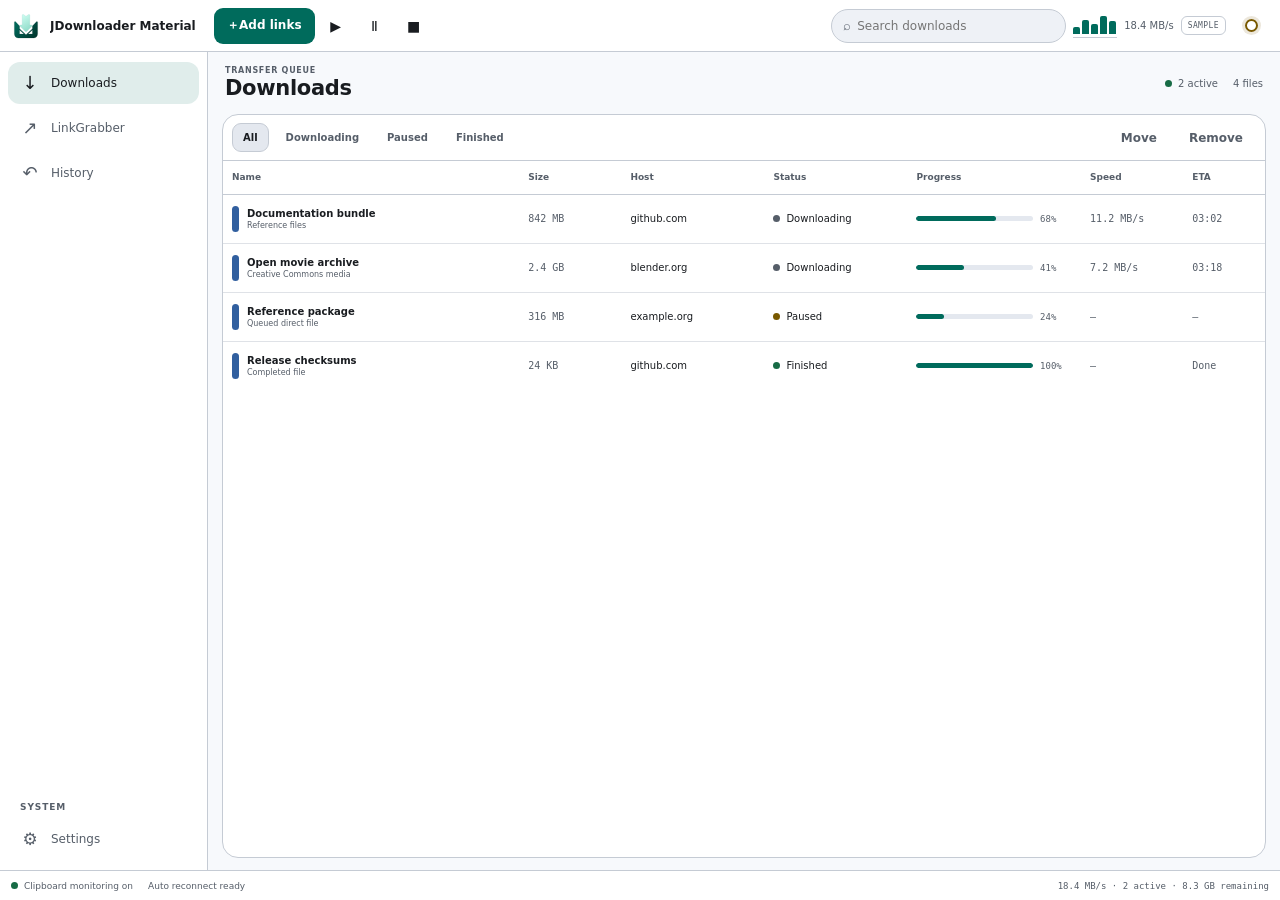
<file: site/demo.html>
<!doctype html>
<html lang="en" data-theme="dark">
<head>
  <meta charset="utf-8">
  <meta name="viewport" content="width=device-width, initial-scale=1">
  <meta name="theme-color" content="#111318">
  <meta name="robots" content="noindex">
  <link rel="icon" href="assets/jdownloader-mark.svg" type="image/svg+xml">
  <link rel="stylesheet" href="demo.css">
  <title>JDownloader Material interactive preview</title>
  <script>
    (() => {
      const saved = localStorage.getItem('jd-material-site-theme');
      const preferred = matchMedia('(prefers-color-scheme: light)').matches ? 'light' : 'dark';
      document.documentElement.dataset.theme = saved || preferred;
    })();
  </script>
</head>
<body>
  <a class="skip-link" href="#demo-content">Skip to workspace</a>
  <div class="app-shell" id="app-shell">
    <header class="app-bar">
      <a class="app-brand" href="index.html" target="_top" aria-label="Return to the JDownloader Material product page">
        <img src="assets/jdownloader-mark.svg" width="30" height="30" alt="">
        <span>JDownloader Material</span>
      </a>
      <div class="queue-controls" role="group" aria-label="Queue controls">
        <button class="app-action primary" type="button" id="add-links-button" aria-label="Add links"><span aria-hidden="true">＋</span><b>Add links</b></button>
        <button class="app-icon" type="button" id="start-button" aria-label="Start downloads" title="Start downloads"><span aria-hidden="true">▶︎</span></button>
        <button class="app-icon" type="button" id="pause-button" aria-label="Pause downloads" title="Pause downloads"><span aria-hidden="true">Ⅱ</span></button>
        <button class="app-icon" type="button" id="stop-button" aria-label="Stop downloads" title="Stop downloads"><span aria-hidden="true">■</span></button>
      </div>
      <div class="app-bar-spacer"></div>
      <label class="search-box">
        <span aria-hidden="true">⌕</span>
        <span class="sr-only">Search current list</span>
        <input id="demo-search" type="search" autocomplete="off" placeholder="Search downloads">
      </label>
      <div class="throughput" role="group" aria-label="Sample aggregate speed">
        <span class="throughput-bars" aria-hidden="true"><i></i><i></i><i></i><i></i><i></i></span>
        <output id="speed-output">18.4 MB/s</output>
      </div>
      <span class="demo-badge">Sample</span>
      <button class="app-icon" type="button" id="demo-theme-button" aria-label="Switch to light theme" aria-pressed="false" title="Switch theme"><span class="theme-symbol" aria-hidden="true"></span></button>
    </header>

    <nav class="app-rail" aria-label="Preview navigation">
      <div class="rail-main">
        <button class="rail-link active" type="button" data-screen="downloads" aria-label="Downloads" aria-current="page">
          <span class="rail-icon" aria-hidden="true">↓</span><span>Downloads</span>
        </button>
        <button class="rail-link" type="button" data-screen="linkgrabber" aria-label="LinkGrabber">
          <span class="rail-icon" aria-hidden="true">↗</span><span>LinkGrabber</span>
        </button>
        <button class="rail-link" type="button" data-screen="history" aria-label="History">
          <span class="rail-icon" aria-hidden="true">↶</span><span>History</span>
        </button>
      </div>
      <div class="rail-system">
        <p class="rail-label">System</p>
        <button class="rail-link" type="button" data-screen="settings" aria-label="Settings">
          <span class="rail-icon rail-gear" aria-hidden="true">⚙︎</span><span>Settings</span>
        </button>
      </div>
    </nav>

    <main class="app-content" id="demo-content" tabindex="-1">
      <header class="page-header">
        <div><p class="page-kicker">Transfer queue</p><h1>Downloads</h1></div>
        <div class="page-summary"><span><i class="status-dot live"></i>2 active</span><span>4 files</span></div>
      </header>
      <section class="workspace-panel" aria-labelledby="fallback-downloads-title">
        <h2 class="sr-only" id="fallback-downloads-title">Sample downloads</h2>
        <div class="table-toolbar"><button class="filter-chip active" type="button">All</button><span class="toolbar-spacer"></span><span>Interactive preview loading…</span></div>
      </section>
    </main>

    <footer class="status-bar">
      <span><i class="status-dot live"></i>Clipboard monitoring on</span>
      <span class="status-reconnect">Auto reconnect ready</span>
      <span class="status-spacer"></span>
      <output id="global-status">18.4 MB/s · 2 active · 8.3 GB remaining</output>
    </footer>
  </div>

  <div class="drawer-scrim" id="drawer-scrim" aria-hidden="true"></div>
  <aside class="add-drawer" id="add-drawer" role="dialog" aria-modal="true" aria-labelledby="drawer-title" aria-hidden="true" inert>
    <header class="drawer-header">
      <div><p class="page-kicker">New transfer</p><h2 id="drawer-title">Add links</h2></div>
      <button class="app-icon" type="button" id="close-drawer" aria-label="Close Add links"><span aria-hidden="true">×</span></button>
    </header>
    <form id="add-links-form" novalidate>
      <label class="field field-grow" for="links-input">
        <span>Direct HTTP(S) links</span>
        <textarea id="links-input" rows="6" spellcheck="false">https://example.com/archive.zip</textarea>
        <small>Enter one link per line.</small>
        <em class="field-error" id="links-error" role="alert"></em>
      </label>
      <label class="field" for="package-input">
        <span>Package name</span>
        <input id="package-input" value="New downloads" autocomplete="off">
      </label>
      <label class="field" for="destination-input">
        <span>Download folder</span>
        <input id="destination-input" value="C:\Downloads" autocomplete="off">
      </label>
      <div class="drawer-actions">
        <button class="app-action" type="button" id="cancel-drawer">Cancel</button>
        <button class="app-action" type="submit" name="submission" value="queue">Add</button>
        <button class="app-action primary" type="submit" name="submission" value="start">Add &amp; start</button>
      </div>
    </form>
  </aside>

  <div class="toast" id="demo-toast" role="status" aria-live="polite" aria-atomic="true"></div>
  <script src="demo.js" defer></script>
</body>
</html>
</file>
<file: site/styles.css>
:root {
  color-scheme: dark;
  --bg: #111318;
  --surface: #191c22;
  --surface-2: #22262e;
  --surface-3: #2c313b;
  --fg: #e7e9f0;
  --muted: #aeb4c0;
  --border: #3b414c;
  --border-soft: color-mix(in srgb, var(--border) 62%, transparent);
  --primary: #8bd8c5;
  --on-primary: #00382f;
  --secondary: #a9c7ff;
  --success: #78dba9;
  --warning: #f0c36a;
  --danger: #ffb4ab;
  --header-bg: color-mix(in srgb, var(--surface) 92%, transparent);
  --primary-tint: color-mix(in srgb, var(--primary) 13%, transparent);
  --shadow-overlay: 0 20px 60px rgba(0, 0, 0, .33);
  --font-ui: "Segoe UI Variable", "Segoe UI", system-ui, -apple-system, sans-serif;
  --font-mono: "Cascadia Mono", "SFMono-Regular", Consolas, monospace;
  --ease: cubic-bezier(.2, 0, 0, 1);
  --radius-xs: 4px;
  --radius-sm: 9px;
  --radius-md: 12px;
  --radius-lg: 16px;
  --shell: 1180px;
}

[data-theme="light"] {
  color-scheme: light;
  --bg: #f7f9fc;
  --surface: #ffffff;
  --surface-2: #eef1f6;
  --surface-3: #e4e8ef;
  --fg: #191c20;
  --muted: #565e69;
  --border: #c5cbd4;
  --primary: #006b5c;
  --on-primary: #ffffff;
  --secondary: #315f9f;
  --success: #176b45;
  --warning: #795900;
  --danger: #ba1a1a;
  --header-bg: color-mix(in srgb, var(--surface) 90%, transparent);
  --primary-tint: color-mix(in srgb, var(--primary) 9%, transparent);
  --shadow-overlay: 0 20px 50px rgba(47, 55, 67, .14);
}

* {
  box-sizing: border-box;
}

html {
  scroll-behavior: smooth;
  scroll-padding-top: 78px;
  background: var(--bg);
}

body {
  margin: 0;
  min-width: 320px;
  overflow-x: hidden;
  background: var(--bg);
  color: var(--fg);
  font-family: var(--font-ui);
  font-size: 15px;
  line-height: 1.55;
  text-rendering: optimizeLegibility;
  -webkit-font-smoothing: antialiased;
}

button,
input,
select,
textarea {
  color: inherit;
  font: inherit;
}

button,
a {
  -webkit-tap-highlight-color: transparent;
}

a {
  color: inherit;
}

img {
  display: block;
  max-width: 100%;
}

.skip-link {
  position: fixed;
  left: 16px;
  top: 12px;
  z-index: 100;
  padding: 9px 13px;
  border-radius: var(--radius-sm);
  background: var(--primary);
  color: var(--on-primary);
  font-weight: 700;
  transform: translateY(-180%);
  transition: transform 160ms var(--ease);
}

.skip-link:focus {
  transform: translateY(0);
}

:focus-visible {
  outline: 2px solid var(--primary);
  outline-offset: 3px;
}

.shell {
  width: min(var(--shell), calc(100% - clamp(32px, 7vw, 96px)));
  margin-inline: auto;
}

.site-header {
  position: sticky;
  top: 0;
  z-index: 50;
  height: 68px;
  border-bottom: 1px solid transparent;
  background: var(--header-bg);
  backdrop-filter: blur(18px);
  transition: border-color 180ms var(--ease), box-shadow 180ms var(--ease);
}

.site-header.scrolled {
  border-color: var(--border-soft);
  box-shadow: 0 8px 30px rgba(0, 0, 0, .08);
}

.header-inner {
  width: min(1280px, calc(100% - 32px));
  height: 100%;
  margin: 0 auto;
  display: flex;
  align-items: center;
  gap: 32px;
}

.site-brand {
  display: inline-flex;
  align-items: center;
  gap: 11px;
  min-width: 234px;
  text-decoration: none;
}

.site-brand img {
  border-radius: 10px;
  box-shadow: 0 7px 20px color-mix(in srgb, var(--primary) 16%, transparent);
}

.site-brand span {
  display: grid;
  line-height: 1.2;
}

.site-brand strong {
  font-size: 14px;
  font-weight: 650;
}

.site-brand small {
  margin-top: 3px;
  color: var(--muted);
  font-size: 11px;
}

.tab-tool-label-compact {
  display: none;
}

.header-nav {
  display: flex;
  align-items: center;
  gap: 6px;
  margin-left: auto;
}

.header-nav a {
  padding: 9px 11px;
  border-radius: var(--radius-sm);
  color: var(--muted);
  font-size: 13px;
  font-weight: 550;
  text-decoration: none;
  transition: color 160ms var(--ease), background 160ms var(--ease);
}

.header-nav a:hover {
  background: var(--surface-2);
  color: var(--fg);
}

.header-menu {
  position: relative;
  display: none;
}

.header-menu summary {
  min-width: 64px;
  min-height: 38px;
  display: inline-flex;
  align-items: center;
  justify-content: center;
  padding: 0 11px;
  border: 1px solid var(--border-soft);
  border-radius: var(--radius-sm);
  color: var(--muted);
  cursor: pointer;
  font-size: 13px;
  font-weight: 550;
  list-style: none;
}

.header-menu summary::-webkit-details-marker {
  display: none;
}

.header-menu summary:hover,
.header-menu[open] summary {
  background: var(--surface-2);
  color: var(--fg);
}

.header-menu nav {
  position: absolute;
  top: calc(100% + 8px);
  right: 0;
  z-index: 1;
  min-width: 188px;
  display: grid;
  padding: 6px;
  border: 1px solid var(--border);
  border-radius: var(--radius-md);
  background: var(--surface);
  box-shadow: 0 14px 32px rgba(0, 0, 0, .18);
}

.header-menu nav a {
  padding: 10px 11px;
  border-radius: var(--radius-sm);
  color: var(--muted);
  font-size: 13px;
  font-weight: 550;
  text-decoration: none;
}

.header-menu nav a:hover {
  background: var(--surface-2);
  color: var(--fg);
}

.header-actions,
.hero-actions {
  display: flex;
  align-items: center;
  gap: 10px;
}

.icon-button,
.button,
.preview-switcher button {
  border: 0;
  cursor: pointer;
  transition: transform 150ms var(--ease), color 160ms var(--ease), background 160ms var(--ease), border-color 160ms var(--ease);
}

.icon-button:active,
.button:active,
.preview-switcher button:active {
  transform: scale(.96);
}

.icon-button {
  width: 38px;
  height: 38px;
  display: grid;
  flex: 0 0 auto;
  place-items: center;
  border: 1px solid var(--border-soft);
  border-radius: 50%;
  background: transparent;
}

.icon-button:hover {
  background: var(--surface-2);
}

.theme-glyph {
  position: relative;
  width: 14px;
  height: 14px;
  border: 2px solid currentColor;
  border-radius: 50%;
}

[data-theme="dark"] .theme-glyph {
  border-color: var(--secondary);
  box-shadow: inset -4px -3px 0 0 var(--surface);
}

[data-theme="light"] .theme-glyph {
  border-color: var(--warning);
  box-shadow: 0 0 0 3px color-mix(in srgb, var(--warning) 14%, transparent);
}

.button {
  min-height: 42px;
  display: inline-flex;
  align-items: center;
  justify-content: center;
  gap: 10px;
  padding: 0 17px;
  border: 1px solid transparent;
  border-radius: var(--radius-sm);
  font-size: 14px;
  font-weight: 650;
  line-height: 1;
  text-align: center;
  text-decoration: none;
}

.button-small {
  min-height: 38px;
  padding-inline: 14px;
  font-size: 13px;
}

.button-primary {
  background: var(--primary);
  color: var(--on-primary);
  box-shadow: 0 10px 26px color-mix(in srgb, var(--primary) 18%, transparent);
}

.button-primary:hover {
  background: color-mix(in srgb, var(--primary) 88%, var(--fg));
  transform: translateY(-1px);
}

.button-secondary {
  border-color: var(--border);
  background: var(--surface);
}

.button-secondary:hover {
  border-color: color-mix(in srgb, var(--primary) 46%, var(--border));
  background: var(--surface-2);
}

.hero {
  position: relative;
  min-height: 750px;
  padding: clamp(76px, 9vw, 122px) 0 0;
  overflow: hidden;
  border-bottom: 1px solid var(--border-soft);
}

.hero-glow {
  position: absolute;
  top: -320px;
  right: -230px;
  width: 820px;
  height: 820px;
  border-radius: 50%;
  background: radial-gradient(circle, color-mix(in srgb, var(--primary) 14%, transparent) 0, color-mix(in srgb, var(--secondary) 4%, transparent) 42%, transparent 70%);
  filter: blur(10px);
  pointer-events: none;
}

.hero-grid {
  position: relative;
  display: grid;
  grid-template-columns: minmax(0, .92fr) minmax(500px, 1.08fr);
  align-items: center;
  gap: clamp(48px, 7vw, 96px);
}

.eyebrow {
  margin: 0 0 17px;
  color: var(--primary);
  font-size: 11px;
  font-weight: 700;
  letter-spacing: .1em;
  text-transform: uppercase;
}

.eyebrow-dot {
  width: 7px;
  height: 7px;
  display: inline-block;
  margin-right: 8px;
  border-radius: 50%;
  background: var(--success);
  box-shadow: 0 0 0 4px color-mix(in srgb, var(--success) 12%, transparent);
}

.hero h1,
.section h2,
.download-section h2 {
  margin: 0;
  letter-spacing: -.035em;
  line-height: 1.04;
}

.hero h1 {
  max-width: 660px;
  font-size: clamp(43px, 5.45vw, 76px);
  font-weight: 650;
}

.hero h1 span {
  color: var(--muted);
}

.hero-lede {
  max-width: 620px;
  margin: 27px 0 30px;
  color: var(--muted);
  font-size: clamp(16px, 1.5vw, 19px);
  line-height: 1.62;
}

.release-note {
  max-width: 520px;
  margin: 17px 0 0;
  color: var(--muted);
  font-size: 12px;
}

.hero-console {
  position: relative;
  min-width: 0;
  border: 1px solid var(--border);
  border-radius: var(--radius-lg);
  background: var(--surface);
  box-shadow: var(--shadow-overlay);
  overflow: hidden;
}

.hero-console::before {
  content: "";
  position: absolute;
  inset: 0;
  border-radius: inherit;
  box-shadow: inset 0 1px color-mix(in srgb, white 7%, transparent);
  pointer-events: none;
}

.console-topline {
  height: 52px;
  display: flex;
  align-items: center;
  justify-content: space-between;
  gap: 12px;
  padding: 0 14px;
  border-bottom: 1px solid var(--border-soft);
}

.console-brand {
  display: flex;
  align-items: center;
  gap: 9px;
  font-size: 13px;
  font-weight: 650;
}

.mini-mark {
  width: 29px;
  height: 29px;
  display: grid;
  place-items: center;
  border-radius: var(--radius-sm);
  background: var(--primary);
  color: var(--on-primary);
  font-size: 17px;
  font-weight: 800;
}

.sample-label {
  padding: 5px 8px;
  border: 1px solid var(--border-soft);
  border-radius: 7px;
  color: var(--muted);
  font-family: var(--font-mono);
  font-size: 9px;
  letter-spacing: .05em;
  text-transform: uppercase;
}

.console-summary {
  display: grid;
  grid-template-columns: repeat(3, 1fr);
  padding: 18px 16px;
  border-bottom: 1px solid var(--border-soft);
  background: color-mix(in srgb, var(--surface-2) 48%, transparent);
}

.console-summary div {
  padding: 0 15px;
  border-right: 1px solid var(--border-soft);
}

.console-summary div:first-child {
  padding-left: 0;
}

.console-summary div:last-child {
  border: 0;
}

.console-summary small,
.console-summary strong {
  display: block;
}

.console-summary small {
  margin-bottom: 5px;
  color: var(--muted);
  font-size: 10px;
  letter-spacing: .06em;
  text-transform: uppercase;
}

.console-summary strong {
  font-size: 14px;
  font-variant-numeric: tabular-nums;
}

.success-text {
  color: var(--success);
}

.console-row {
  display: grid;
  grid-template-columns: 8px minmax(0, 1fr) auto;
  gap: 11px;
  min-height: 78px;
  align-items: center;
  padding: 10px 16px;
  border-bottom: 1px solid var(--border-soft);
}

.file-marker {
  width: 8px;
  height: 30px;
  border-radius: var(--radius-xs);
  background: var(--secondary);
}

.console-file,
.console-state {
  min-width: 0;
  display: grid;
}

.console-file strong {
  overflow: hidden;
  font-size: 12px;
  font-weight: 600;
  text-overflow: ellipsis;
  white-space: nowrap;
}

.console-file small,
.console-state small {
  margin-top: 4px;
  color: var(--muted);
  font-size: 10px;
  font-variant-numeric: tabular-nums;
}

.console-state {
  justify-items: end;
  font-size: 10px;
}

.console-state > span {
  display: inline-flex;
  align-items: center;
  gap: 6px;
}

.state-dot {
  width: 7px;
  height: 7px;
  display: inline-block;
  border-radius: 50%;
  background: var(--muted);
}

.state-live {
  background: var(--success);
}

.state-paused {
  background: var(--warning);
}

.mini-progress {
  grid-column: 2 / -1;
  width: 100%;
  height: 4px;
  align-self: start;
  margin-top: -7px;
  overflow: hidden;
  border-radius: var(--radius-xs);
  background: var(--surface-3);
}

.mini-progress i {
  width: var(--progress);
  height: 100%;
  display: block;
  border-radius: inherit;
  background: var(--primary);
}

.muted-row {
  opacity: .76;
}

.console-status {
  min-height: 34px;
  display: flex;
  align-items: center;
  gap: 16px;
  padding: 0 14px;
  color: var(--muted);
  font-size: 10px;
}

.console-status > span:first-child {
  display: inline-flex;
  align-items: center;
  gap: 7px;
}

.console-status-right {
  margin-left: auto;
}

.fact-strip {
  position: relative;
  display: grid;
  grid-template-columns: repeat(4, 1fr);
  margin-top: clamp(72px, 8vw, 108px);
  border-top: 1px solid var(--border-soft);
}

.fact-strip > div {
  min-height: 108px;
  display: grid;
  grid-template-columns: 28px 1fr;
  align-content: center;
  column-gap: 10px;
  padding: 18px clamp(10px, 2vw, 26px);
  border-right: 1px solid var(--border-soft);
}

.fact-strip > div:first-child {
  padding-left: 0;
}

.fact-strip > div:last-child {
  border-right: 0;
}

.fact-index {
  grid-row: 1 / 3;
  color: var(--primary);
  font-family: var(--font-mono);
  font-size: 10px;
}

.fact-strip strong {
  font-size: 14px;
}

.fact-strip small {
  margin-top: 3px;
  color: var(--muted);
  font-size: 11px;
}

.section {
  padding: clamp(86px, 10vw, 144px) 0;
  border-bottom: 1px solid var(--border-soft);
}

.section h2,
.download-section h2 {
  max-width: 740px;
  font-size: clamp(34px, 4.1vw, 56px);
  font-weight: 620;
}

.section-grid {
  display: grid;
  grid-template-columns: minmax(260px, .76fr) minmax(480px, 1.24fr);
  gap: clamp(60px, 10vw, 140px);
}

.section-intro {
  position: sticky;
  top: 116px;
  align-self: start;
}

.section-intro h2 {
  font-size: clamp(34px, 3.5vw, 50px);
}

.section-intro > p:not(.eyebrow),
.interface-heading > p,
.download-inner > div > p:not(.eyebrow) {
  margin: 23px 0;
  color: var(--muted);
  font-size: 16px;
}

.text-link,
.demo-hint a,
.capability-table a {
  color: var(--primary);
  font-weight: 650;
  text-underline-offset: 4px;
}

.text-link {
  display: inline-flex;
  gap: 8px;
  text-decoration: none;
}

.text-link:hover {
  text-decoration: underline;
}

.workflow-list {
  margin: 0;
  padding: 0;
  list-style: none;
}

.workflow-list li {
  position: relative;
  min-height: 150px;
  display: grid;
  grid-template-columns: 42px minmax(0, 1fr) 24px;
  gap: 20px;
  align-items: start;
  padding: 0 0 38px;
  border-bottom: 1px solid var(--border-soft);
}

.workflow-list li + li {
  padding-top: 38px;
}

.step-number,
.detail-kicker {
  color: var(--primary);
  font-family: var(--font-mono);
  font-size: 11px;
  letter-spacing: .06em;
}

.workflow-list h3,
.detail-panel h3 {
  margin: -5px 0 11px;
  font-size: clamp(22px, 2.2vw, 29px);
  font-weight: 600;
  letter-spacing: -.02em;
}

.workflow-list p,
.detail-panel p {
  max-width: 620px;
  margin: 0;
  color: var(--muted);
}

.step-signal {
  width: 18px;
  height: 18px;
  margin-top: 2px;
  border: 1px solid var(--border);
  border-radius: 50%;
  box-shadow: inset 0 0 0 5px var(--surface-2);
}

.workflow-list li:first-child .step-signal {
  border-color: var(--primary);
  background: var(--primary);
  box-shadow: inset 0 0 0 5px var(--bg);
}

.interface-section {
  background: color-mix(in srgb, var(--surface) 52%, var(--bg));
}

.interface-heading {
  display: grid;
  grid-template-columns: minmax(0, 1.3fr) minmax(280px, .7fr);
  gap: 60px;
  align-items: end;
  margin-bottom: 38px;
}

.interface-heading > p {
  max-width: 490px;
  margin: 0 0 2px;
  justify-self: end;
}

.preview-switcher {
  display: flex;
  align-items: center;
  gap: 6px;
  margin-bottom: 13px;
  overflow-x: auto;
  scrollbar-width: thin;
}

.preview-switcher button {
  min-height: 36px;
  flex: 0 0 auto;
  padding: 0 13px;
  border: 1px solid transparent;
  border-radius: var(--radius-sm);
  background: transparent;
  color: var(--muted);
  font-size: 13px;
  font-weight: 600;
}

.preview-switcher button:hover {
  background: var(--surface-2);
  color: var(--fg);
}

.preview-switcher button.active {
  border-color: color-mix(in srgb, var(--primary) 45%, var(--border));
  background: var(--primary-tint);
  color: var(--fg);
}

.preview-switcher button:last-child {
  margin-left: auto;
  border-color: var(--border);
  color: var(--fg);
}

.demo-frame {
  overflow: hidden;
  border: 1px solid var(--border);
  border-radius: var(--radius-lg);
  background: #111318;
  box-shadow: var(--shadow-overlay);
}

.demo-frame-bar {
  height: 38px;
  display: flex;
  align-items: center;
  gap: 6px;
  padding: 0 12px;
  border-bottom: 1px solid #3b414c;
  background: #191c22;
  color: #aeb4c0;
}

.demo-frame-bar > span {
  width: 8px;
  height: 8px;
  border-radius: 50%;
  background: #3b414c;
}

.demo-frame-bar p {
  margin: 0 auto;
  font-size: 10px;
}

.demo-frame-bar b {
  color: #8bd8c5;
  font-family: var(--font-mono);
  font-size: 8px;
  font-weight: 500;
  letter-spacing: .06em;
  text-transform: uppercase;
}

.demo-frame iframe {
  width: 100%;
  height: clamp(560px, 64vw, 700px);
  display: block;
  border: 0;
  background: #111318;
}

.noscript {
  margin: 0;
  padding: 24px;
  color: #e7e9f0;
}

.demo-hint {
  margin: 14px 0 0;
  color: var(--muted);
  font-size: 12px;
  text-align: right;
}

.details-heading {
  margin-bottom: 44px;
}

.detail-grid {
  display: grid;
  grid-template-columns: repeat(3, 1fr);
  border-block: 1px solid var(--border-soft);
}

.detail-panel {
  min-height: 385px;
  display: flex;
  flex-direction: column;
  padding: 30px clamp(20px, 3vw, 34px);
  border-right: 1px solid var(--border-soft);
}

.detail-panel:first-child {
  padding-left: 0;
}

.detail-panel:last-child {
  padding-right: 0;
  border-right: 0;
}

.detail-panel h3 {
  margin-top: 22px;
}

.detail-panel p {
  font-size: 14px;
}

code {
  padding: 1px 4px;
  border-radius: 4px;
  background: var(--surface-2);
  color: var(--secondary);
  font-family: var(--font-mono);
  font-size: .9em;
}

.detail-meter,
.history-trace,
.tab-stack {
  min-height: 94px;
  margin-top: auto;
}

.detail-meter {
  display: flex;
  align-items: end;
  gap: 6px;
  padding-top: 25px;
  border-bottom: 1px solid var(--border);
}

.detail-meter i {
  width: 10%;
  height: 20%;
  display: block;
  border-radius: 3px 3px 0 0;
  background: color-mix(in srgb, var(--primary) 66%, var(--surface-3));
}

.detail-meter i:nth-child(2) { height: 54%; }
.detail-meter i:nth-child(3) { height: 38%; }
.detail-meter i:nth-child(4) { height: 80%; }
.detail-meter i:nth-child(5) { height: 66%; }
.detail-meter i:nth-child(6) { height: 88%; }
.detail-meter i:nth-child(7) { height: 72%; }

.history-trace {
  display: flex;
  align-items: center;
  padding-top: 25px;
}

.history-trace i {
  position: relative;
  width: 20%;
  height: 1px;
  display: block;
  background: var(--border);
}

.history-trace i::before {
  content: "";
  position: absolute;
  left: 0;
  top: 50%;
  width: 10px;
  height: 10px;
  border: 2px solid var(--surface);
  border-radius: 50%;
  background: var(--secondary);
  transform: translate(-50%, -50%);
}

.history-trace i:nth-child(4)::before {
  background: var(--primary);
  box-shadow: 0 0 0 4px var(--primary-tint);
}

.tab-stack {
  position: relative;
  padding-top: 24px;
}

.tab-stack i {
  position: absolute;
  left: 0;
  right: 12%;
  height: 38px;
  display: flex;
  align-items: center;
  padding: 0 12px;
  border: 1px solid var(--border);
  border-radius: var(--radius-sm);
  background: var(--surface-2);
  color: var(--muted);
  font-size: 10px;
  font-style: normal;
}

.tab-stack i:nth-child(1) { top: 24px; z-index: 3; border-color: color-mix(in srgb, var(--primary) 38%, var(--border)); color: var(--fg); }
.tab-stack i:nth-child(2) { top: 36px; left: 6%; z-index: 2; }
.tab-stack i:nth-child(3) { top: 48px; left: 12%; z-index: 1; }

.capability-table-wrap {
  margin-top: 70px;
  overflow-x: auto;
  border: 1px solid var(--border);
  border-radius: var(--radius-lg);
  background: var(--surface);
}

.capability-table {
  width: 100%;
  min-width: 720px;
  border-collapse: collapse;
  table-layout: fixed;
}

.capability-table caption {
  padding: 19px 20px;
  border-bottom: 1px solid var(--border-soft);
  font-size: 18px;
  font-weight: 600;
  text-align: left;
}

.capability-table th,
.capability-table td {
  height: 58px;
  padding: 12px 20px;
  border-bottom: 1px solid var(--border-soft);
  text-align: left;
  vertical-align: middle;
}

.capability-table thead th {
  height: 38px;
  color: var(--muted);
  font-size: 11px;
  font-weight: 600;
}

.capability-table tbody th {
  width: 18%;
  font-size: 13px;
  font-weight: 600;
}

.capability-table td {
  color: var(--muted);
  font-size: 13px;
}

.capability-table td:last-child,
.capability-table thead th:last-child {
  width: 23%;
}

.capability-table tbody tr:last-child th,
.capability-table tbody tr:last-child td {
  border-bottom: 0;
}

.download-section {
  padding: clamp(76px, 9vw, 112px) 0;
  border-bottom: 1px solid var(--border-soft);
  background: var(--surface);
}

.download-inner {
  display: grid;
  grid-template-columns: minmax(0, 1.25fr) minmax(300px, .75fr);
  align-items: end;
  gap: 70px;
}

.download-actions {
  display: grid;
  justify-items: start;
  gap: 13px;
}

.download-actions span {
  color: var(--muted);
  font-family: var(--font-mono);
  font-size: 10px;
}

.site-footer {
  padding: 42px 0;
}

.footer-grid {
  display: grid;
  grid-template-columns: minmax(230px, .8fr) minmax(270px, 1fr) minmax(260px, .8fr);
  align-items: start;
  gap: 60px;
}

.footer-brand {
  display: flex;
  align-items: center;
  gap: 11px;
}

.footer-brand p {
  display: grid;
  margin: 0;
}

.footer-brand strong {
  font-size: 13px;
}

.footer-brand span,
.identity-note {
  color: var(--muted);
  font-size: 11px;
}

.footer-grid nav {
  display: flex;
  flex-wrap: wrap;
  justify-content: center;
  gap: 8px 20px;
}

.footer-grid nav a {
  color: var(--muted);
  font-size: 12px;
  font-weight: 550;
  text-decoration: none;
}

.footer-grid nav a:hover {
  color: var(--fg);
  text-decoration: underline;
  text-underline-offset: 4px;
}

.identity-note {
  margin: 0;
  text-align: right;
}

.js .reveal {
  opacity: 0;
  transform: translateY(14px);
  transition: opacity 540ms var(--ease), transform 540ms var(--ease);
}

.js .reveal.in-view {
  opacity: 1;
  transform: none;
}

.js .reveal[data-delay="1"] { transition-delay: 90ms; }
.js .reveal[data-delay="2"] { transition-delay: 180ms; }

@media (max-width: 1080px) {
  .header-nav {
    display: none;
  }

  .header-menu {
    display: block;
    margin-left: auto;
  }

  .header-actions {
    margin-left: 0;
  }

  .hero-grid {
    grid-template-columns: minmax(0, .88fr) minmax(420px, 1.12fr);
    gap: 42px;
  }

  .hero h1 {
    font-size: clamp(42px, 6vw, 62px);
  }

  .section-grid {
    gap: 70px;
  }
}

@media (max-width: 880px) {
  .hero {
    padding-top: 78px;
  }

  .hero-grid,
  .section-grid,
  .interface-heading,
  .download-inner {
    grid-template-columns: 1fr;
  }

  .hero-console {
    width: min(680px, 100%);
  }

  .fact-strip {
    grid-template-columns: repeat(2, 1fr);
  }

  .fact-strip > div:nth-child(2) {
    border-right: 0;
  }

  .fact-strip > div:nth-child(-n+2) {
    border-bottom: 1px solid var(--border-soft);
  }

  .fact-strip > div:nth-child(3) {
    padding-left: 0;
  }

  .section-intro {
    position: static;
  }

  .interface-heading {
    gap: 24px;
  }

  .interface-heading > p {
    justify-self: start;
  }

  .detail-grid {
    grid-template-columns: 1fr;
  }

  .detail-panel,
  .detail-panel:first-child,
  .detail-panel:last-child {
    min-height: 300px;
    padding: 30px 0;
    border-right: 0;
    border-bottom: 1px solid var(--border-soft);
  }

  .detail-panel:last-child {
    border-bottom: 0;
  }

  .detail-meter,
  .history-trace,
  .tab-stack {
    width: min(440px, 100%);
    margin-top: 36px;
  }

  .download-inner {
    align-items: start;
    gap: 25px;
  }

  .footer-grid {
    grid-template-columns: 1fr 1fr;
    gap: 35px;
  }

  .identity-note {
    grid-column: 1 / -1;
    max-width: 680px;
    text-align: left;
  }
}

@media (max-width: 640px) {
  .shell {
    width: min(100% - 30px, var(--shell));
  }

  .header-inner {
    width: calc(100% - 24px);
    gap: 6px;
  }

  .site-brand {
    min-width: 0;
  }

  .site-brand small {
    display: none;
  }

  .site-brand strong {
    display: none;
  }

  .site-brand img {
    width: 32px;
    height: 32px;
  }

  .header-menu summary {
    width: 38px;
    min-width: 38px;
    padding: 0;
    font-size: 0;
  }

  .header-menu summary::after {
    content: "☰";
    font-size: 17px;
  }

  .header-actions {
    gap: 6px;
  }

  .header-actions .button {
    width: 38px;
    padding: 0;
    overflow: hidden;
    color: transparent;
  }

  .header-actions .button::after {
    content: "\2193";
    color: var(--on-primary);
    font-size: 17px;
  }

  .hero {
    min-height: 0;
    padding-top: 60px;
  }

  .hero h1 {
    font-size: clamp(39px, 12vw, 54px);
  }

  .hero-lede {
    margin-block: 22px 25px;
    font-size: 16px;
  }

  .hero-actions {
    align-items: stretch;
    flex-direction: column;
  }

  .hero-actions .button {
    width: 100%;
  }

  .hero-console {
    margin-top: 6px;
  }

  .console-summary {
    grid-template-columns: repeat(2, 1fr);
  }

  .console-summary div:last-child {
    display: none;
  }

  .console-summary div:nth-child(2) {
    border-right: 0;
  }

  .console-row {
    grid-template-columns: 8px minmax(0, 1fr) minmax(76px, auto);
    gap: 8px;
    padding-inline: 12px;
  }

  .console-state {
    justify-items: start;
    font-size: 9px;
  }

  .console-state > span {
    gap: 4px;
    white-space: nowrap;
  }

  .console-status-right {
    display: none;
  }

  .fact-strip {
    margin-top: 62px;
  }

  .fact-strip > div {
    min-height: 92px;
    grid-template-columns: 21px 1fr;
    padding-inline: 12px;
  }

  .fact-strip > div:nth-child(odd) {
    padding-left: 0;
  }

  .fact-strip strong {
    font-size: 12px;
  }

  .fact-strip small {
    font-size: 10px;
  }

  .section {
    padding-block: 82px;
  }

  .section h2,
  .download-section h2,
  .section-intro h2 {
    font-size: clamp(33px, 10vw, 44px);
  }

  .workflow-list li {
    grid-template-columns: 33px minmax(0, 1fr);
    gap: 14px;
  }

  .step-signal {
    display: none;
  }

  .workflow-list h3 {
    font-size: 22px;
  }

  .preview-switcher button:last-child {
    margin-left: 0;
  }

  .demo-frame-bar p {
    display: none;
  }

  .demo-frame-bar b {
    margin-left: auto;
  }

  .demo-frame iframe {
    height: 665px;
  }

  .capability-table-wrap {
    margin-right: -15px;
    border-radius: var(--radius-lg) 0 0 var(--radius-lg);
  }

  .download-section {
    padding-block: 72px;
  }

  .download-actions .button {
    width: 100%;
  }

  .footer-grid {
    grid-template-columns: 1fr;
  }

  .footer-grid nav {
    justify-content: flex-start;
  }

  .identity-note {
    grid-column: auto;
  }
}

.visually-hidden {
  position: absolute !important;
  width: 1px !important;
  height: 1px !important;
  padding: 0 !important;
  margin: -1px !important;
  overflow: hidden !important;
  clip: rect(0, 0, 0, 0) !important;
  white-space: nowrap !important;
  border: 0 !important;
}

.site-tabs-shell {
  position: sticky;
  top: 68px;
  z-index: 45;
  border-bottom: 1px solid var(--border-soft);
  background: color-mix(in srgb, var(--surface) 96%, transparent);
  backdrop-filter: blur(18px);
}

.site-tabbar {
  display: grid;
  grid-template-columns: minmax(260px, 1fr) auto;
  align-items: center;
  gap: 12px;
  min-height: 58px;
  padding-block: 7px;
}

.site-tabstrip {
  display: flex;
  min-width: 0;
  gap: 4px;
  overflow-x: auto;
  overscroll-behavior-inline: contain;
  scrollbar-width: thin;
  scroll-snap-type: inline proximity;
}

.site-tabstrip [role="tab"] {
  flex: 0 0 auto;
  min-height: 42px;
  padding: 9px 14px;
  scroll-snap-align: nearest;
  border: 1px solid transparent;
  border-radius: var(--tab-radius, 12px);
  background: transparent;
  color: var(--tab-color, var(--muted));
  font-family: var(--tab-font, var(--font-ui));
  font-size: var(--tab-size, 14px);
  font-weight: var(--tab-weight, 600);
  cursor: pointer;
}

.site-tabstrip [role="tab"]:hover {
  border-color: var(--border-soft);
  background: color-mix(in srgb, var(--surface-2) 88%, var(--tab-bg, transparent));
  color: var(--fg);
}

.site-tabstrip [role="tab"][aria-selected="true"] {
  border-color: color-mix(in srgb, var(--primary) 52%, var(--border));
  background: var(--tab-bg, var(--primary-tint));
  color: var(--tab-color, var(--primary));
  box-shadow: inset 0 -2px var(--primary);
}

.site-tab-tools {
  display: flex;
  align-items: center;
  gap: 6px;
  min-width: 0;
}

.site-tab-tools input[type="search"] {
  width: clamp(140px, 18vw, 235px);
  min-height: 40px;
  border: 1px solid var(--border);
  border-radius: 999px;
  background: var(--surface-2);
  padding: 8px 13px;
}

.tab-tool-button,
.site-tab-overflow > summary,
.site-tab-popover button,
.site-tab-popover input,
.site-tab-popover select,
.site-tab-popover textarea {
  min-height: 38px;
  border: 1px solid var(--border);
  border-radius: var(--radius-sm);
  background: var(--surface-2);
}

.tab-tool-button,
.site-tab-overflow > summary,
.site-tab-popover button {
  padding: 7px 11px;
  cursor: pointer;
}

.tab-tool-button:hover,
.site-tab-overflow > summary:hover,
.site-tab-popover button:hover {
  border-color: var(--primary);
  background: var(--primary-tint);
}

.site-tab-overflow {
  position: relative;
}

.site-tab-overflow > summary {
  display: grid;
  place-items: center;
  list-style: none;
  white-space: nowrap;
}

.site-tab-overflow > summary::-webkit-details-marker {
  display: none;
}

.site-tab-overflow nav {
  position: absolute;
  top: calc(100% + 8px);
  right: 0;
  display: grid;
  width: min(260px, calc(100vw - 32px));
  padding: 8px;
  border: 1px solid var(--border);
  border-radius: var(--radius-md);
  background: var(--surface);
  box-shadow: var(--shadow-overlay);
}

.site-tab-overflow nav a {
  padding: 9px 11px;
  border-radius: var(--radius-sm);
  text-decoration: none;
}

.site-tab-overflow nav a:hover,
.site-tab-overflow nav a:focus-visible {
  background: var(--primary-tint);
}

.site-tab-panel {
  min-height: calc(100svh - 126px);
}

.site-tab-panel[hidden],
.site-tab-popover[hidden] {
  display: none !important;
}

.site-tab-popover {
  position: fixed;
  top: var(--popover-top, 136px);
  right: var(--popover-right, 24px);
  z-index: 90;
  display: grid;
  gap: 11px;
  width: min(520px, calc(100vw - 32px));
  max-height: calc(100vh - 154px);
  overflow: auto;
  padding: 16px;
  border: 1px solid var(--border);
  border-radius: var(--radius-lg);
  background: var(--surface);
  box-shadow: var(--shadow-overlay);
}

.popover-heading,
.popover-actions {
  display: flex;
  align-items: center;
  justify-content: space-between;
  gap: 12px;
}

.popover-heading > div {
  display: grid;
  gap: 2px;
}

.popover-heading strong {
  font-size: 17px;
}

.popover-heading small,
.popover-status {
  color: var(--muted);
}

.site-tab-popover fieldset {
  display: flex;
  flex-wrap: wrap;
  gap: 10px 16px;
  margin: 0;
  padding: 9px 11px;
  border: 1px solid var(--border-soft);
  border-radius: var(--radius-sm);
}

.site-tab-popover label {
  display: grid;
  gap: 5px;
  color: var(--muted);
  font-size: 13px;
  font-weight: 600;
}

.site-tab-popover fieldset label {
  display: flex;
  align-items: center;
  color: var(--fg);
  font-weight: 500;
}

.site-tab-popover input[type="text"],
.site-tab-popover select,
.site-tab-popover textarea {
  width: 100%;
  padding: 8px 10px;
}

.site-tab-popover textarea {
  resize: vertical;
}

.regex-guides {
  display: flex;
  flex-wrap: wrap;
  gap: 6px;
}

.regex-guides button {
  min-height: 34px;
  padding: 5px 9px;
  font-size: 12px;
}

.appearance-grid {
  display: grid;
  grid-template-columns: repeat(2, minmax(0, 1fr));
  gap: 10px;
}

.appearance-grid input[type="color"] {
  width: 100%;
  min-height: 44px;
  padding: 3px;
}

.appearance-grid input[type="range"] {
  width: 100%;
}

@media (max-width: 1080px) {
  .site-tabbar {
    grid-template-columns: 1fr;
    gap: 7px;
  }

  .site-tab-tools {
    width: 100%;
  }

  .site-tab-tools input[type="search"] {
    flex: 1 1 180px;
    width: auto;
  }

  .site-tab-tools [data-edit-site-tab] {
    max-width: 180px;
    overflow: hidden;
    text-overflow: ellipsis;
    white-space: nowrap;
  }

  .site-tab-panel {
    min-height: calc(100svh - 184px);
  }
}

@media (max-width: 640px) {
  .site-tabs-shell {
    top: 62px;
  }

  .site-tabbar {
    width: calc(100% - 24px);
  }

  .site-tab-tools {
    flex-wrap: wrap;
  }

  .site-tab-tools [data-edit-site-tab] {
    max-width: none;
  }

  .tab-tool-label-wide {
    display: none;
  }

  .tab-tool-label-compact {
    display: inline;
  }

  .site-tab-popover {
    top: 120px;
    right: 8px;
    width: calc(100vw - 16px);
    max-height: calc(100vh - 132px);
  }

  .appearance-grid {
    grid-template-columns: 1fr;
  }
}

@media (prefers-reduced-motion: reduce) {
  html {
    scroll-behavior: auto;
  }

  *,
  *::before,
  *::after {
    animation-duration: .01ms !important;
    animation-iteration-count: 1 !important;
    scroll-behavior: auto !important;
    transition-duration: .01ms !important;
  }

  .js .reveal {
    opacity: 1;
    transform: none;
  }
}

@media (forced-colors: active) {
  .state-dot,
  .file-marker,
  .mini-progress i,
  .detail-meter i {
    forced-color-adjust: none;
  }

  .button,
  .icon-button,
  .preview-switcher button {
    border: 1px solid ButtonText;
  }
}
</file>
<file: site/material-system.css>
/* Material 3 Expressive interaction layer. All values stay token-driven so
   runtime appearance profiles can theme the settings and editor chrome too. */
:root {
  --m3-seed: #73d7c2;
  --m3-density: 1;
  --m3-font-scale: 1;
  --m3-font-weight: 400;
  --m3-focus: color-mix(in srgb, var(--m3-seed) 82%, white);
  --m3-container-low: color-mix(in srgb, var(--surface) 88%, var(--m3-seed));
  --m3-container-high: color-mix(in srgb, var(--surface-2) 84%, var(--m3-seed));
  --m3-outline: color-mix(in srgb, var(--border) 75%, var(--m3-seed));
  --m3-motion: cubic-bezier(.2, 0, 0, 1);
}

html[data-density="compact"] { --m3-density: .82; }
html[data-density="spacious"] { --m3-density: 1.2; }

body {
  font-size: calc(15px * var(--m3-font-scale));
  font-weight: var(--m3-font-weight);
}

:where(button, input, select, textarea, a, [tabindex]):focus-visible {
  outline: 3px solid var(--m3-focus);
  outline-offset: 3px;
}

.header-language select {
  width: 210px;
  max-width: 210px;
  min-height: 40px;
  border: 1px solid var(--border-soft);
  border-radius: 999px;
  background: var(--surface-2);
  padding: 0 30px 0 12px;
}

.notification-count {
  position: absolute;
  inset: -3px -3px auto auto;
  min-width: 18px;
  min-height: 18px;
  border-radius: 999px;
  background: var(--danger);
  color: var(--surface);
  font-size: 10px;
  font-weight: 800;
  line-height: 18px;
}

.release-label-compact { display: none; }
.header-release { white-space: nowrap; }

.icon-button { position: relative; }

.localized-secondary {
  display: block;
  margin-top: 2px;
  color: var(--muted);
  font-size: .78em;
  font-weight: 500;
}

html[data-language="yue"] [data-language-en-only],
html[data-language="en"] [data-language-yue-only] { display: none !important; }

.guide-section,
.settings-section { min-height: 72vh; }

.m3-search-surface {
  position: relative;
  display: grid;
  gap: calc(7px * var(--m3-density));
  min-width: 0;
  padding: calc(12px * var(--m3-density));
  border: 1px solid var(--border-soft);
  border-radius: 20px;
  background: var(--m3-container-low);
}

.m3-search-surface > label:first-child {
  color: var(--fg);
  font-size: .82rem;
  font-weight: 720;
}

.m3-search-row {
  display: grid;
  grid-template-columns: minmax(0, 1fr) 46px;
  gap: 8px;
}

.m3-search-row input,
.m3-search-surface select,
.setting-card select,
.setting-card input[type="text"],
.setting-card input[type="number"],
.group-editor input,
.appearance-workbench input,
.appearance-workbench select,
.appearance-workbench textarea {
  width: 100%;
  min-height: calc(44px * var(--m3-density));
  border: 1px solid var(--m3-outline);
  border-radius: 14px;
  background: var(--surface);
  padding: 8px 12px;
}

.m3-search-row button,
.m3-search-surface > button,
.settings-actions button,
.inline-actions button,
.tab-manager button,
.sheet-actions button,
.button-like,
.first-run-card button {
  min-height: 44px;
  border: 1px solid var(--m3-outline);
  border-radius: 14px;
  background: var(--surface-2);
  color: var(--fg);
  padding: 8px 14px;
  font-weight: 700;
  cursor: pointer;
}

.m3-search-row button:hover,
.tab-manager button:hover,
.settings-actions button:hover,
.inline-actions button:hover { background: var(--primary-tint); }

.m3-search-surface output {
  min-height: 1.25em;
  color: var(--muted);
  font-size: .78rem;
}

.m3-search-surface[data-invalid="true"] { border-color: var(--danger); }
.m3-search-surface[hidden], [data-search-hidden="true"] { display: none !important; }

.article-jump {
  display: flex;
  gap: 8px;
  margin: 18px 0;
  overflow-x: auto;
  scrollbar-width: thin;
  padding: 4px 2px 10px;
}

.article-jump a {
  flex: 0 0 auto;
  border: 1px solid var(--border-soft);
  border-radius: 999px;
  background: var(--surface-2);
  padding: 8px 13px;
  text-decoration: none;
}

.article-grid {
  display: grid;
  grid-template-columns: repeat(2, minmax(0, 1fr));
  gap: 16px;
  margin-top: 18px;
}

.feature-article {
  scroll-margin-top: 180px;
  border: 1px solid var(--border-soft);
  border-radius: 28px;
  background:
    radial-gradient(circle at 94% 4%, color-mix(in srgb, var(--m3-seed) 16%, transparent), transparent 34%),
    var(--surface);
  padding: clamp(20px, 3vw, 30px);
  box-shadow: 0 12px 30px color-mix(in srgb, black 13%, transparent);
}

.feature-article h3 { margin: 4px 0 18px; font-size: clamp(1.35rem, 2.5vw, 1.8rem); }
.feature-article h4 { margin: 18px 0 4px; color: var(--primary); font-size: .82rem; letter-spacing: .04em; text-transform: uppercase; }
.feature-article p { margin: 4px 0; color: var(--muted); }
.feature-article .related { margin-top: 20px; padding-top: 14px; border-top: 1px solid var(--border-soft); }
.feature-article .related a { color: var(--primary); }

.settings-layout {
  display: grid;
  grid-template-columns: 210px minmax(0, 1fr);
  gap: 20px;
  align-items: start;
}

.settings-tabs {
  position: sticky;
  top: 164px;
  display: grid;
  gap: 8px;
  border: 1px solid var(--border-soft);
  border-radius: 24px;
  background: var(--surface);
  padding: 10px;
}

.settings-tabs button {
  min-height: 48px;
  border: 0;
  border-radius: 16px;
  background: transparent;
  color: var(--muted);
  padding: 10px 14px;
  text-align: start;
  font-weight: 720;
  cursor: pointer;
}

.settings-tabs button[aria-selected="true"] { background: var(--primary-tint); color: var(--primary); }
.settings-panel { display: grid; gap: 12px; }
.settings-panel[hidden] { display: none; }

.setting-card,
.tab-manager {
  display: flex;
  align-items: center;
  justify-content: space-between;
  gap: 20px;
  border: 1px solid var(--border-soft);
  border-radius: 20px;
  background: var(--surface);
  padding: calc(16px * var(--m3-density));
}

.setting-card > div:first-child { display: grid; gap: 4px; }
.setting-card strong { font-size: .98rem; }
.setting-card small { max-width: 62ch; color: var(--muted); }
.setting-card > :last-child { flex: 0 0 min(300px, 42%); }
.setting-card input[type="range"] { width: min(300px, 42vw); accent-color: var(--primary); }
.setting-card input[type="color"] { min-width: 64px; min-height: 44px; border: 0; background: transparent; }
.switch { display: inline-flex; align-items: center; gap: 8px; }
.switch input { width: 44px; height: 24px; accent-color: var(--primary); }
.settings-actions, .inline-actions, .sheet-actions, .dialog-actions { display: flex; flex-wrap: wrap; gap: 9px; justify-content: flex-end; }
.button-like { display: inline-flex; align-items: center; justify-content: center; }
.button-like input { position: absolute; width: 1px; height: 1px; opacity: 0; }

.tab-manager { display: grid; align-items: stretch; }
.tab-manager-heading { display: flex; justify-content: space-between; gap: 16px; align-items: center; }
.tab-manager-heading > div { display: grid; gap: 3px; }
.tab-manager-heading small { color: var(--muted); }
.tab-search-grid { display: grid; grid-template-columns: repeat(3, minmax(0, 1fr)); gap: 12px; }
.tab-search-results { display: grid; gap: 8px; margin: 0; padding: 0; list-style: none; }
.tab-search-results li { display: flex; gap: 12px; align-items: center; justify-content: space-between; border-radius: 16px; background: var(--surface-2); padding: 10px 12px; }
.tab-search-results button { min-height: 36px; padding: 5px 10px; }
.tab-result-meta { color: var(--muted); font-size: .78rem; }
.group-editor { border-top: 1px solid var(--border-soft); padding-top: 16px; }
.group-editor [data-group-list] { display: grid; gap: 8px; margin-bottom: 10px; }
.group-row { display: grid; grid-template-columns: auto minmax(120px, 1fr) 70px repeat(4, auto); gap: 8px; align-items: center; }
.group-row input[type="color"] { width: 54px; height: 40px; border: 0; background: transparent; }
.bulk-close-grid { display: grid; grid-template-columns: repeat(2, minmax(0, 1fr)); gap: 12px; border-top: 1px solid var(--border-soft); padding-top: 16px; }

.site-tabstrip [data-pinned="true"] { order: -20; border-color: var(--primary); }
.site-tabstrip [data-pinned="true"]::before { content: "●"; margin-inline-end: 6px; color: var(--primary); font-size: .6em; }
.site-tabstrip [data-group-collapsed="true"] { display: none; }
.tab-group-chip { display: inline-flex; align-items: center; flex: 0 0 auto; min-height: 34px; border: 1px solid var(--border-soft); border-radius: 999px; background: var(--surface); padding: 4px 10px; color: var(--muted); font-size: .75rem; cursor: pointer; }
.tab-group-chip[aria-expanded="false"] { border-style: dashed; }
.tab-group-bar { display: flex; gap: 7px; min-width: 0; overflow-x: auto; padding: 0 0 6px; scrollbar-width: thin; }
.tab-dragging { opacity: .42; }
.tab-drop-target { box-shadow: inset 4px 0 var(--primary); }

.site-tab-tools [data-edit-site-tab] { max-width: none !important; overflow: visible !important; text-overflow: clip !important; white-space: normal !important; }
.site-tab-tools [data-edit-site-tab] .tab-tool-label-wide { display: none !important; }
.site-tab-tools [data-edit-site-tab] .tab-tool-label-compact { display: inline !important; }

.m3-side-sheet {
  position: fixed;
  z-index: 130;
  inset: 76px 12px 12px auto;
  width: min(620px, calc(100vw - 24px));
  border: 1px solid var(--m3-outline);
  border-radius: 28px;
  background: color-mix(in srgb, var(--surface) 96%, transparent);
  color: var(--fg);
  box-shadow: var(--shadow-overlay);
  padding: 18px;
  backdrop-filter: blur(22px);
  overflow: auto;
  overscroll-behavior: contain;
}

.m3-side-sheet[hidden] { display: none; }
.sheet-heading { display: flex; align-items: start; justify-content: space-between; gap: 18px; margin-bottom: 14px; }
.sheet-heading h2 { margin: 2px 0; }
.sheet-heading > button { width: 44px; height: 44px; border: 0; border-radius: 50%; background: var(--surface-2); color: var(--fg); font-size: 1.4rem; cursor: pointer; }
.notification-history { display: grid; gap: 10px; margin: 14px 0; }
.notification-history article { border: 1px solid var(--border-soft); border-radius: 17px; background: var(--surface-2); padding: 12px; }
.notification-history time { color: var(--muted); font-size: .75rem; }

.toast-region {
  position: fixed;
  z-index: 160;
  right: 18px;
  bottom: 18px;
  display: grid;
  gap: 10px;
  width: min(420px, calc(100vw - 36px));
  pointer-events: none;
}

.m3-toast {
  display: grid;
  grid-template-columns: 6px minmax(0, 1fr) auto;
  gap: 12px;
  align-items: start;
  border: 1px solid var(--m3-outline);
  border-radius: 19px;
  background: var(--surface);
  box-shadow: var(--shadow-overlay);
  padding: 13px;
  pointer-events: auto;
}

.m3-toast::before { content: ""; align-self: stretch; border-radius: 999px; background: var(--secondary); }
.m3-toast[data-severity="success"]::before { background: var(--success); }
.m3-toast[data-severity="warning"]::before { background: var(--warning); }
.m3-toast[data-severity="error"]::before { background: var(--danger); }
.m3-toast p { margin: 2px 0; color: var(--muted); }
.m3-toast button { min-width: 44px; min-height: 44px; border: 0; border-radius: 50%; background: var(--surface-2); color: var(--fg); cursor: pointer; }

.first-run-card,
.dim-sum-card {
  position: fixed;
  z-index: 145;
  left: 18px;
  bottom: 18px;
  width: min(520px, calc(100vw - 36px));
  border: 1px solid var(--m3-outline);
  border-radius: 28px;
  background: var(--surface);
  box-shadow: var(--shadow-overlay);
  padding: 18px;
}

.first-run-card[hidden], .dim-sum-card[hidden] { display: none; }
.first-run-card p, .dim-sum-card p { margin: 4px 0; color: var(--muted); }
.dim-sum-card { display: grid; grid-template-columns: 124px minmax(0, 1fr) 44px; gap: 14px; align-items: center; }
.dim-sum-card img { width: 124px; height: 124px; border-radius: 22px; object-fit: cover; }
.dim-sum-card > button { align-self: start; width: 44px; height: 44px; border: 0; border-radius: 50%; background: var(--surface-2); color: var(--fg); font-size: 1.25rem; cursor: pointer; }

.appearance-workbench { width: min(780px, calc(100vw - 24px)); }
.editor-scroll { display: grid; gap: 14px; max-height: calc(100vh - 240px); overflow: auto; padding-right: 4px; }
.editor-section { display: grid; gap: 12px; min-width: 0; border: 1px solid var(--border-soft); border-radius: 20px; background: var(--m3-container-low); padding: 14px; }
.editor-section legend { padding: 0 7px; font-weight: 800; }
.editor-section > label { display: grid; gap: 5px; color: var(--muted); font-size: .78rem; font-weight: 700; }
.control-grid { display: grid; gap: 10px; }
.control-grid.three { grid-template-columns: repeat(3, minmax(0, 1fr)); }
.control-grid.four { grid-template-columns: repeat(4, minmax(0, 1fr)); }
.control-grid label { display: grid; gap: 5px; align-content: start; color: var(--muted); font-size: .75rem; }
.capability-note { margin: 0; border-left: 3px solid var(--warning); padding-left: 10px; color: var(--muted); font-size: .78rem; }
.font-live-sample { font-size: 1.1rem; }
.compact-search { padding: 9px; border-radius: 15px; }

.spectrum-field {
  position: relative;
  min-height: 170px;
  border-radius: 18px;
  background:
    linear-gradient(to top, #000, transparent),
    linear-gradient(to right, #fff, hsl(var(--picker-hue, 168) 100% 50%));
  cursor: crosshair;
  overflow: hidden;
}

.spectrum-field span { position: absolute; left: calc(var(--picker-sat, 72) * 1%); top: calc((100 - var(--picker-val, 84)) * 1%); width: 18px; height: 18px; border: 3px solid white; border-radius: 50%; box-shadow: 0 1px 4px #000; transform: translate(-50%, -50%); }
.color-entry { display: grid; grid-template-columns: 58px minmax(0, 1fr) auto; gap: 8px; align-items: end; }
.color-entry input[type="color"] { width: 58px; height: 48px; border: 0; padding: 0; background: transparent; }
.color-entry label { display: grid; gap: 4px; color: var(--muted); font-size: .75rem; }
.color-entry button { min-height: 44px; border: 0; border-radius: 14px; background: var(--primary); color: var(--on-primary); padding: 8px 14px; font-weight: 800; }
.color-validation[data-invalid="true"] { color: var(--danger); }
.color-preview-row { display: flex; align-items: center; gap: 12px; }
.color-preview-row span { width: 72px; height: 48px; border: 1px solid var(--border); border-radius: 14px; background: var(--active-color, #73d7c2); }
.color-preview-row output { color: var(--muted); }
.color-translations { width: 100%; border-collapse: collapse; font-size: .78rem; }
.color-translations caption { text-align: start; padding: 4px 0 8px; font-weight: 800; }
.color-translations th, .color-translations td { border-top: 1px solid var(--border-soft); padding: 7px 5px; text-align: start; overflow-wrap: anywhere; }
.color-translations button { min-height: 34px; border: 0; border-radius: 10px; background: var(--surface-2); color: var(--fg); cursor: pointer; }

.m3-regex-builder {
  position: fixed;
  z-index: 180;
  display: grid;
  gap: 11px;
  width: min(560px, calc(100vw - 24px));
  max-height: calc(100vh - 24px);
  overflow: auto;
  border: 1px solid var(--m3-outline);
  border-radius: 24px;
  background: var(--surface);
  box-shadow: var(--shadow-overlay);
  padding: 16px;
}

.m3-regex-builder[hidden] { display: none; }
.m3-regex-builder fieldset { display: flex; flex-wrap: wrap; gap: 12px; border: 1px solid var(--border-soft); border-radius: 14px; }
.m3-regex-builder > label { display: grid; gap: 5px; color: var(--muted); font-size: .78rem; font-weight: 700; }
.m3-regex-builder input[type="text"], .m3-regex-builder textarea { width: 100%; min-height: 42px; border: 1px solid var(--m3-outline); border-radius: 12px; background: var(--surface-2); padding: 8px 10px; }
.m3-regex-builder [data-builder-validation][data-invalid="true"] { color: var(--danger); }
.m3-regex-builder [data-builder-matches] { max-height: 120px; overflow: auto; margin: 0; padding-left: 24px; color: var(--muted); }

.m3-context-menu {
  position: fixed;
  z-index: 210;
  display: grid;
  min-width: 220px;
  border: 1px solid var(--m3-outline);
  border-radius: 16px;
  background: var(--surface);
  box-shadow: var(--shadow-overlay);
  padding: 6px;
}
.m3-context-menu[hidden] { display: none; }
.m3-context-menu button { min-height: 42px; border: 0; border-radius: 11px; background: transparent; color: var(--fg); padding: 8px 12px; text-align: start; cursor: pointer; }
.m3-context-menu button:hover { background: var(--primary-tint); }

.m3-decision-dialog {
  width: min(560px, calc(100vw - 28px));
  border: 1px solid var(--m3-outline);
  border-radius: 28px;
  background: var(--surface);
  color: var(--fg);
  box-shadow: var(--shadow-overlay);
  padding: 22px;
}
.m3-decision-dialog::backdrop { background: rgb(0 0 0 / .58); backdrop-filter: blur(3px); }
.m3-decision-dialog h2 { margin-top: 0; }
.m3-decision-dialog ul { max-height: 240px; overflow: auto; }
.dialog-warning { border-left: 3px solid var(--warning); padding-left: 12px; color: var(--muted); }
.dialog-actions button { min-height: 44px; border: 1px solid var(--m3-outline); border-radius: 14px; background: var(--surface-2); color: var(--fg); padding: 8px 14px; }
.dialog-actions [value="confirm"] { background: var(--danger); color: #230000; font-weight: 800; }

@media (max-width: 900px) {
  .article-grid { grid-template-columns: 1fr; }
  .settings-layout { grid-template-columns: 1fr; }
  .settings-tabs { position: static; display: flex; overflow-x: auto; }
  .settings-tabs button { flex: 0 0 auto; }
  .tab-search-grid, .bulk-close-grid { grid-template-columns: 1fr; }
  .control-grid.three, .control-grid.four { grid-template-columns: repeat(2, minmax(0, 1fr)); }
}

@media (max-width: 1280px) {
  .release-label-wide { display: none; }
  .release-label-compact { display: inline; }
}

@media (max-width: 640px) {
  .header-language, .header-actions > .button-secondary, .header-release { display: none !important; }
  .setting-card { align-items: stretch; flex-direction: column; }
  .setting-card > :last-child, .setting-card input[type="range"] { width: 100%; max-width: none; flex-basis: auto; }
  .tab-manager-heading { align-items: stretch; flex-direction: column; }
  .control-grid.three, .control-grid.four { grid-template-columns: 1fr; }
  .group-row { grid-template-columns: auto minmax(100px, 1fr) 54px; }
  .group-row button { grid-column: span 1; }
  .dim-sum-card { grid-template-columns: 88px minmax(0, 1fr) 44px; }
  .dim-sum-card img { width: 88px; height: 88px; }
  .color-entry { grid-template-columns: 54px minmax(0, 1fr); }
  .color-entry button { grid-column: 1 / -1; }
}

@media (prefers-reduced-motion: reduce) {
  .m3-toast, .dim-sum-card, .first-run-card, .m3-side-sheet { animation: none !important; transition: none !important; }
}
</file>
<file: site/demo.css>
:root {
  color-scheme: dark;
  --bg: #111318;
  --surface: #191c22;
  --surface-2: #22262e;
  --surface-3: #2c313b;
  --fg: #e7e9f0;
  --muted: #aeb4c0;
  --border: #3b414c;
  --border-soft: color-mix(in srgb, var(--border) 55%, transparent);
  --primary: #8bd8c5;
  --on-primary: #00382f;
  --secondary: #a9c7ff;
  --success: #78dba9;
  --warning: #f0c36a;
  --danger: #ffb4ab;
  --primary-tint: color-mix(in srgb, var(--primary) 16%, var(--surface));
  --font-ui: "Segoe UI Variable", "Segoe UI", system-ui, sans-serif;
  --font-mono: "Cascadia Mono", "SFMono-Regular", Consolas, monospace;
  --ease: cubic-bezier(.2, 0, 0, 1);
  --radius-xs: 4px;
  --radius-sm: 9px;
  --radius-md: 12px;
  --radius-lg: 16px;
}

[data-theme="light"] {
  color-scheme: light;
  --bg: #f7f9fc;
  --surface: #ffffff;
  --surface-2: #eef1f6;
  --surface-3: #e4e8ef;
  --fg: #191c20;
  --muted: #565e69;
  --border: #c5cbd4;
  --primary: #006b5c;
  --on-primary: #ffffff;
  --secondary: #315f9f;
  --success: #176b45;
  --warning: #795900;
  --danger: #ba1a1a;
  --primary-tint: color-mix(in srgb, var(--primary) 12%, var(--surface));
}

* {
  box-sizing: border-box;
}

html,
body {
  height: 100%;
  margin: 0;
  overflow: hidden;
  background: var(--bg);
  color: var(--fg);
  font-family: var(--font-ui);
  font-size: 13px;
}

button,
input,
select,
textarea {
  color: inherit;
  font: inherit;
}

button {
  cursor: pointer;
}

.sr-only {
  position: absolute;
  width: 1px;
  height: 1px;
  padding: 0;
  margin: -1px;
  overflow: hidden;
  clip: rect(0, 0, 0, 0);
  white-space: nowrap;
  border: 0;
}

.skip-link {
  position: fixed;
  left: 10px;
  top: 8px;
  z-index: 30;
  padding: 8px 11px;
  border-radius: var(--radius-sm);
  background: var(--primary);
  color: var(--on-primary);
  font-weight: 700;
  transform: translateY(-160%);
  transition: transform 160ms var(--ease);
}

.skip-link:focus {
  transform: translateY(0);
}

:focus-visible {
  outline: 2px solid var(--primary);
  outline-offset: 2px;
}

.app-shell {
  width: 100%;
  height: 100%;
  display: grid;
  grid-template: 52px minmax(0, 1fr) 30px / 208px minmax(0, 1fr);
  background: var(--bg);
}

.app-bar {
  grid-column: 1 / -1;
  min-width: 0;
  display: flex;
  align-items: center;
  gap: 7px;
  padding: 0 11px;
  border-bottom: 1px solid var(--border);
  background: var(--surface);
}

.app-brand {
  width: 196px;
  min-width: 0;
  display: flex;
  align-items: center;
  gap: 9px;
  color: var(--fg);
  font-size: 12px;
  font-weight: 650;
  text-decoration: none;
}

.app-brand img {
  flex: 0 0 auto;
  border-radius: var(--radius-sm);
}

.app-brand span {
  overflow: hidden;
  text-overflow: ellipsis;
  white-space: nowrap;
}

.queue-controls {
  display: flex;
  align-items: center;
  gap: 3px;
}

.app-bar-spacer,
.toolbar-spacer,
.status-spacer {
  flex: 1;
}

.app-icon,
.app-action,
.filter-chip,
.rail-link,
.switch,
.settings-tab,
.history-action {
  border: 0;
  transition: transform 150ms var(--ease), background 160ms var(--ease), color 160ms var(--ease), border-color 160ms var(--ease);
}

.app-icon:active,
.app-action:active,
.filter-chip:active,
.rail-link:active,
.history-action:active {
  transform: scale(.94);
}

.app-icon {
  width: 36px;
  height: 36px;
  display: grid;
  flex: 0 0 auto;
  place-items: center;
  border-radius: 50%;
  background: transparent;
  font-family: "Segoe UI Symbol", var(--font-ui);
  font-size: 14px;
}

.app-icon:hover,
.app-action:hover,
.filter-chip:hover,
.history-action:hover {
  background: var(--surface-3);
}

.app-action {
  min-height: 36px;
  padding: 0 12px;
  border: 1px solid transparent;
  border-radius: var(--radius-sm);
  background: transparent;
  font-size: 12px;
  font-weight: 600;
}

.app-action.primary {
  background: var(--primary);
  color: var(--on-primary);
}

.app-action:disabled,
.app-icon:disabled {
  cursor: not-allowed;
  opacity: .45;
}

.search-box {
  width: min(235px, 24vw);
  height: 34px;
  display: flex;
  align-items: center;
  gap: 6px;
  padding: 0 11px;
  border: 1px solid var(--border);
  border-radius: 18px;
  background: var(--surface-2);
  color: var(--muted);
}

.search-box input {
  width: 100%;
  min-width: 0;
  padding: 0;
  border: 0;
  outline: 0;
  background: transparent;
  font-size: 12px;
}

.search-box:focus-within {
  outline: 2px solid var(--primary);
  outline-offset: 2px;
}

.search-box input:disabled {
  cursor: not-allowed;
}

.throughput {
  display: flex;
  align-items: center;
  gap: 7px;
  color: var(--muted);
  font-size: 10px;
  font-variant-numeric: tabular-nums;
}

.throughput-bars {
  width: 44px;
  height: 24px;
  display: flex;
  align-items: end;
  gap: 2px;
  padding-bottom: 3px;
  border-bottom: 1px solid var(--border);
}

.throughput-bars i {
  width: 7px;
  height: 35%;
  border-radius: 2px 2px 0 0;
  background: var(--primary);
  transition: height 260ms var(--ease), opacity 260ms var(--ease);
}

.throughput-bars i:nth-child(2) { height: 70%; }
.throughput-bars i:nth-child(3) { height: 50%; }
.throughput-bars i:nth-child(4) { height: 88%; }
.throughput-bars i:nth-child(5) { height: 64%; }

.throughput.stopped .throughput-bars i {
  height: 6%;
  opacity: .5;
}

.demo-badge {
  padding: 4px 6px;
  border: 1px solid var(--border);
  border-radius: 6px;
  color: var(--muted);
  font-family: var(--font-mono);
  font-size: 8px;
  letter-spacing: .05em;
  text-transform: uppercase;
}

.theme-symbol {
  width: 13px;
  height: 13px;
  display: block;
  border: 2px solid var(--secondary);
  border-radius: 50%;
  box-shadow: inset -4px -3px 0 var(--surface);
}

[data-theme="light"] .theme-symbol {
  border-color: var(--warning);
  box-shadow: 0 0 0 3px color-mix(in srgb, var(--warning) 14%, transparent);
}

.app-rail {
  grid-row: 2;
  min-height: 0;
  display: flex;
  flex-direction: column;
  padding: 10px 8px;
  border-right: 1px solid var(--border);
  background: var(--surface);
}

.rail-main {
  display: grid;
  gap: 3px;
}

.rail-system {
  margin-top: auto;
}

.rail-label {
  margin: 0;
  padding: 12px 12px 6px;
  color: var(--muted);
  font-size: 9px;
  font-weight: 600;
  letter-spacing: .1em;
  text-transform: uppercase;
}

.rail-link {
  width: 100%;
  height: 42px;
  display: flex;
  align-items: center;
  gap: 11px;
  padding: 0 12px;
  border-radius: var(--radius-md);
  background: transparent;
  color: var(--muted);
  font-size: 12px;
  text-align: left;
}

.rail-link:hover {
  background: var(--surface-2);
  color: var(--fg);
  transform: translateX(2px);
}

.rail-link.active {
  background: var(--primary-tint);
  color: var(--fg);
}

.rail-icon {
  width: 20px;
  height: 20px;
  display: grid;
  flex: 0 0 auto;
  place-items: center;
  color: currentColor;
  font-family: "Segoe UI Symbol", var(--font-ui);
  font-size: 18px;
  line-height: 1;
}

.rail-gear {
  font-size: 17px;
}

.app-content {
  grid-column: 2;
  grid-row: 2;
  min-width: 0;
  min-height: 0;
  display: grid;
  grid-template-rows: 62px minmax(0, 1fr);
  overflow: hidden;
  background: var(--bg);
}

.app-content.changing {
  pointer-events: none;
}

.page-header {
  min-width: 0;
  display: flex;
  align-items: center;
  gap: 16px;
  padding: 0 17px;
}

.page-header h1 {
  margin: 0;
  font-size: 21px;
  font-weight: 620;
  letter-spacing: -.015em;
  line-height: 1.1;
}

.page-kicker {
  margin: 0 0 2px;
  color: var(--muted);
  font-size: 8px;
  font-weight: 650;
  letter-spacing: .09em;
  text-transform: uppercase;
}

.page-summary {
  display: flex;
  align-items: center;
  gap: 15px;
  margin-left: auto;
  color: var(--muted);
  font-size: 10px;
  font-variant-numeric: tabular-nums;
}

.page-summary span {
  display: inline-flex;
  align-items: center;
  gap: 6px;
}

.workspace-panel {
  min-width: 0;
  min-height: 0;
  margin: 0 14px 12px;
  overflow: hidden;
  border: 1px solid var(--border);
  border-radius: var(--radius-lg);
  background: var(--surface);
}

.table-panel {
  display: grid;
  grid-template-rows: 46px minmax(0, 1fr);
}

.table-toolbar {
  min-width: 0;
  display: flex;
  align-items: center;
  gap: 6px;
  padding: 0 9px;
  border-bottom: 1px solid var(--border);
  color: var(--muted);
  font-size: 10px;
}

.filter-chip,
.history-action {
  min-height: 29px;
  padding: 0 10px;
  border: 1px solid transparent;
  border-radius: var(--radius-sm);
  background: transparent;
  color: var(--muted);
  font-size: 10px;
  font-weight: 550;
}

.filter-chip.active {
  border-color: var(--border);
  background: var(--surface-3);
  color: var(--fg);
}

.table-scroller {
  min-width: 0;
  min-height: 0;
  overflow: auto;
}

.data-table {
  width: 100%;
  min-width: 720px;
  border-collapse: collapse;
  table-layout: fixed;
}

.data-table th {
  height: 33px;
  padding: 0 9px;
  border-bottom: 1px solid var(--border);
  color: var(--muted);
  font-size: 9px;
  font-weight: 550;
  text-align: left;
}

.data-table td {
  height: 49px;
  padding: 0 9px;
  overflow: hidden;
  border-bottom: 1px solid var(--border-soft);
  font-size: 10px;
  text-overflow: ellipsis;
  white-space: nowrap;
}

.data-table tbody tr {
  transition: background 150ms var(--ease);
}

.data-table tbody tr:hover {
  background: var(--surface-2);
}

.data-table tbody tr:last-child td {
  border-bottom: 0;
}

.data-table tr.row-update {
  animation: row-confirm 360ms var(--ease);
}

@keyframes row-confirm {
  from { opacity: .48; transform: translateX(-5px); }
  to { opacity: 1; transform: none; }
}

.file-cell {
  min-width: 0;
  display: flex;
  align-items: center;
  gap: 8px;
}

.file-marker {
  width: 7px;
  height: 26px;
  flex: 0 0 auto;
  border-radius: var(--radius-xs);
  background: var(--secondary);
}

.file-copy {
  min-width: 0;
  display: grid;
}

.file-copy strong,
.file-copy small {
  overflow: hidden;
  text-overflow: ellipsis;
  white-space: nowrap;
}

.file-copy strong {
  font-size: 10px;
  font-weight: 600;
}

.file-copy small {
  margin-top: 2px;
  color: var(--muted);
  font-size: 8px;
}

.state-label {
  display: inline-flex;
  align-items: center;
  gap: 6px;
}

.status-dot {
  width: 7px;
  height: 7px;
  display: inline-block;
  flex: 0 0 auto;
  border-radius: 50%;
  background: var(--muted);
}

.status-dot.live,
.status-dot.online,
.status-dot.finished {
  background: var(--success);
}

.status-dot.paused,
.status-dot.checking {
  background: var(--warning);
}

.status-dot.failed,
.status-dot.offline {
  background: var(--danger);
}

.progress-cell {
  display: grid;
  grid-template-columns: minmax(60px, 1fr) 32px;
  align-items: center;
  gap: 7px;
}

.progress-track {
  height: 5px;
  overflow: hidden;
  border-radius: var(--radius-xs);
  background: var(--surface-3);
}

.progress-track i {
  width: var(--progress);
  height: 100%;
  display: block;
  border-radius: inherit;
  background: var(--primary);
  transition: width 500ms var(--ease);
}

.progress-cell span,
.number-cell {
  color: var(--muted);
  font-family: var(--font-mono);
  font-size: 9px;
  font-variant-numeric: tabular-nums;
}

.empty-state {
  min-height: 220px;
  display: grid;
  place-content: center;
  justify-items: center;
  padding: 30px;
  color: var(--muted);
  text-align: center;
}

.empty-state strong {
  margin-bottom: 4px;
  color: var(--fg);
  font-size: 14px;
}

.history-panel {
  display: grid;
  grid-template-rows: 46px minmax(0, 1fr);
}

.history-list {
  min-height: 0;
  margin: 0;
  padding: 0;
  overflow: auto;
  list-style: none;
}

.history-item {
  min-height: 66px;
  display: grid;
  grid-template-columns: 26px minmax(0, 1fr) auto;
  align-items: center;
  gap: 10px;
  padding: 9px 14px;
  border-bottom: 1px solid var(--border-soft);
}

.history-item:last-child {
  border-bottom: 0;
}

.history-node {
  position: relative;
  width: 10px;
  height: 10px;
  justify-self: center;
  border: 2px solid var(--surface);
  border-radius: 50%;
  background: var(--secondary);
  box-shadow: 0 0 0 1px var(--border);
}

.history-item:first-child .history-node {
  background: var(--primary);
  box-shadow: 0 0 0 4px color-mix(in srgb, var(--primary) 12%, transparent);
}

.history-item:not(:last-child) .history-node::after {
  content: "";
  position: absolute;
  left: 50%;
  top: 12px;
  width: 1px;
  height: 56px;
  background: var(--border);
  transform: translateX(-50%);
}

.history-copy {
  min-width: 0;
  display: grid;
}

.history-copy strong {
  font-size: 11px;
  font-weight: 600;
}

.history-copy small,
.history-meta {
  margin-top: 3px;
  color: var(--muted);
  font-size: 9px;
}

.history-meta {
  display: grid;
  justify-items: end;
  font-family: var(--font-mono);
  font-variant-numeric: tabular-nums;
}

.settings-panel {
  display: grid;
  grid-template-columns: 190px minmax(0, 1fr);
}

.settings-nav {
  min-height: 0;
  padding: 9px;
  overflow: auto;
  border-right: 1px solid var(--border);
}

.settings-tab {
  width: 100%;
  height: 38px;
  display: flex;
  align-items: center;
  padding: 0 10px;
  border-radius: var(--radius-sm);
  background: transparent;
  color: var(--muted);
  font-size: 10px;
  text-align: left;
}

.settings-tab:hover,
.settings-tab.active {
  background: var(--surface-2);
  color: var(--fg);
}

.settings-tab.active {
  background: var(--primary-tint);
}

.settings-body {
  min-width: 0;
  min-height: 0;
  padding: 17px 20px;
  overflow: auto;
}

.settings-body h2 {
  margin: 0 0 4px;
  font-size: 16px;
  font-weight: 600;
}

.settings-lede {
  margin: 0 0 12px;
  color: var(--muted);
  font-size: 10px;
}

.setting-row {
  min-height: 61px;
  display: flex;
  align-items: center;
  justify-content: space-between;
  gap: 28px;
  border-bottom: 1px solid var(--border-soft);
}

.setting-row > div {
  min-width: 0;
  display: grid;
}

.setting-row strong {
  font-size: 10px;
  font-weight: 600;
}

.setting-row small {
  margin-top: 3px;
  color: var(--muted);
  font-size: 9px;
}

.setting-control,
.field input,
.field select,
.field textarea {
  min-height: 38px;
  border: 1px solid var(--border);
  border-radius: var(--radius-sm);
  background: var(--surface-2);
  color: var(--fg);
}

.setting-control {
  width: min(200px, 42%);
  padding: 0 9px;
  font-size: 10px;
}

.switch {
  width: 44px;
  height: 25px;
  flex: 0 0 auto;
  padding: 3px;
  border-radius: 14px;
  background: var(--surface-3);
}

.switch i {
  width: 19px;
  height: 19px;
  display: block;
  border-radius: 50%;
  background: var(--muted);
  transition: transform 180ms var(--ease), background 180ms var(--ease);
}

.switch.on {
  background: color-mix(in srgb, var(--primary) 35%, var(--surface-3));
}

.switch.on i {
  background: var(--primary);
  transform: translateX(19px);
}

.status-bar {
  grid-column: 1 / -1;
  min-width: 0;
  display: flex;
  align-items: center;
  gap: 15px;
  padding: 0 11px;
  overflow: hidden;
  border-top: 1px solid var(--border);
  background: var(--surface);
  color: var(--muted);
  font-size: 9px;
  white-space: nowrap;
}

.status-bar > span:first-child {
  display: inline-flex;
  align-items: center;
  gap: 6px;
}

.status-bar output {
  overflow: hidden;
  font-family: var(--font-mono);
  text-overflow: ellipsis;
}

.drawer-scrim {
  position: fixed;
  inset: 0;
  z-index: 19;
  background: rgba(0, 0, 0, .56);
  opacity: 0;
  pointer-events: none;
  transition: opacity 220ms var(--ease);
}

.drawer-scrim.open {
  opacity: 1;
  pointer-events: auto;
}

.add-drawer {
  position: fixed;
  z-index: 20;
  top: 0;
  right: 0;
  width: min(410px, 100%);
  height: 100%;
  display: grid;
  grid-template-rows: auto minmax(0, 1fr);
  padding: 18px;
  border-left: 1px solid var(--border);
  background: var(--surface);
  box-shadow: -20px 0 60px rgba(0, 0, 0, .33);
  opacity: 0;
  pointer-events: none;
  transform: translateX(100%);
  transition: transform 260ms var(--ease), opacity 180ms var(--ease);
}

.add-drawer.open {
  opacity: 1;
  pointer-events: auto;
  transform: none;
}

.drawer-header {
  min-height: 52px;
  display: flex;
  align-items: start;
  justify-content: space-between;
  gap: 20px;
}

.drawer-header h2 {
  margin: 0;
  font-size: 21px;
  font-weight: 620;
  letter-spacing: -.015em;
}

#add-links-form {
  min-height: 0;
  display: flex;
  flex-direction: column;
  overflow: auto;
}

.field {
  display: grid;
  gap: 5px;
  margin-top: 13px;
}

.field > span {
  color: var(--muted);
  font-size: 9px;
  font-weight: 600;
}

.field input,
.field select,
.field textarea {
  width: 100%;
  padding: 0 10px;
  outline: 0;
  font-size: 10px;
}

.field textarea {
  min-height: 92px;
  padding-block: 9px;
  resize: vertical;
  font-family: var(--font-mono);
  line-height: 1.5;
}

.field input:focus,
.field select:focus,
.field textarea:focus {
  border-color: var(--primary);
  outline: 2px solid color-mix(in srgb, var(--primary) 22%, transparent);
}

.field textarea[aria-invalid="true"] {
  border-color: var(--danger);
}

.field small {
  color: var(--muted);
  font-size: 8px;
}

.field-error {
  min-height: 12px;
  color: var(--danger);
  font-size: 9px;
  font-style: normal;
}

.compact-setting {
  margin-top: 12px;
}

.drawer-actions {
  display: flex;
  justify-content: flex-end;
  gap: 7px;
  margin-top: auto;
  padding-top: 18px;
}

.toast {
  position: fixed;
  left: 50%;
  bottom: 44px;
  z-index: 30;
  max-width: min(420px, calc(100% - 30px));
  padding: 10px 14px;
  border-radius: var(--radius-sm);
  background: var(--fg);
  color: var(--bg);
  box-shadow: 0 12px 32px rgba(0, 0, 0, .22);
  font-size: 10px;
  opacity: 0;
  pointer-events: none;
  transform: translate(-50%, 14px);
  transition: opacity 180ms var(--ease), transform 180ms var(--ease);
}

.toast.show {
  opacity: 1;
  transform: translate(-50%, 0);
}

@media (max-width: 850px) {
  .app-shell {
    grid-template-columns: 72px minmax(0, 1fr);
  }

  .app-brand {
    width: 40px;
  }

  .app-brand span,
  .rail-link > span:last-child,
  .rail-label {
    display: none;
  }

  .rail-link {
    justify-content: center;
    padding: 0;
  }

  .search-box {
    display: none;
  }

  .throughput output {
    display: none;
  }
}

@media (max-width: 620px) {
  .app-shell {
    grid-template: 52px minmax(0, 1fr) 30px / 62px minmax(0, 1fr);
  }

  .app-bar {
    padding-inline: 8px;
  }

  .app-brand {
    width: 33px;
  }

  .app-brand img {
    width: 28px;
    height: 28px;
  }

  .queue-controls .app-action {
    width: 36px;
    padding: 0;
  }

  .queue-controls .app-action b {
    display: none;
  }

  .throughput,
  .demo-badge {
    display: none;
  }

  .app-rail {
    padding-inline: 6px;
  }

  .page-header {
    height: 57px;
    padding-inline: 12px;
  }

  .page-header h1 {
    font-size: 18px;
  }

  .page-summary span:last-child {
    display: none;
  }

  .workspace-panel {
    margin: 0 8px 8px;
    border-radius: var(--radius-md);
  }

  .table-toolbar {
    overflow-x: auto;
  }

  .table-toolbar .app-action {
    display: none;
  }

  .data-table {
    min-width: 340px;
    table-layout: fixed;
  }

  .data-table th,
  .data-table td {
    padding-inline: 7px;
  }

  .data-table .host-col,
  .data-table .size-col,
  .data-table .speed-col,
  .data-table .eta-col,
  .data-table .priority-col {
    display: none;
  }

  .data-table .name-col {
    width: 46% !important;
  }

  .data-table .status-col {
    width: 29% !important;
  }

  .data-table .progress-col {
    width: 25% !important;
  }

  .data-table td.status-col {
    white-space: normal;
  }

  .status-col .state-label {
    max-width: 100%;
    line-height: 1.2;
  }

  .progress-cell {
    grid-template-columns: 1fr;
  }

  .progress-cell span {
    display: none;
  }

  .status-bar {
    padding-inline: 8px;
  }

  .status-reconnect,
  .status-bar .status-dot,
  .status-bar output {
    display: none;
  }

  .history-item {
    grid-template-columns: 22px minmax(0, 1fr);
  }

  .history-meta {
    display: none;
  }

  .settings-panel {
    grid-template-columns: 1fr;
    grid-template-rows: 45px minmax(0, 1fr);
  }

  .settings-nav {
    display: flex;
    gap: 4px;
    overflow-x: auto;
    border-right: 0;
    border-bottom: 1px solid var(--border);
  }

  .settings-tab {
    width: auto;
    flex: 0 0 auto;
  }

  .settings-body {
    padding: 14px;
  }

  .setting-row {
    gap: 12px;
  }

  .setting-control {
    width: 42%;
  }
}

@media (max-width: 430px) {
  .app-content {
    grid-template-rows: 58px minmax(0, 1fr);
  }

  .page-kicker {
    display: none;
  }

  .page-summary {
    font-size: 9px;
  }
}

@media (prefers-reduced-motion: reduce) {
  *,
  *::before,
  *::after {
    animation-duration: .01ms !important;
    animation-iteration-count: 1 !important;
    scroll-behavior: auto !important;
    transition-duration: .01ms !important;
  }

  .rail-link:hover {
    transform: none;
  }
}

@media (forced-colors: active) {
  .status-dot,
  .file-marker,
  .progress-track i,
  .throughput-bars i {
    forced-color-adjust: none;
  }

  .app-icon,
  .app-action,
  .filter-chip,
  .rail-link,
  .switch,
  .settings-tab,
  .history-action {
    border: 1px solid ButtonText;
  }
}
</file>
